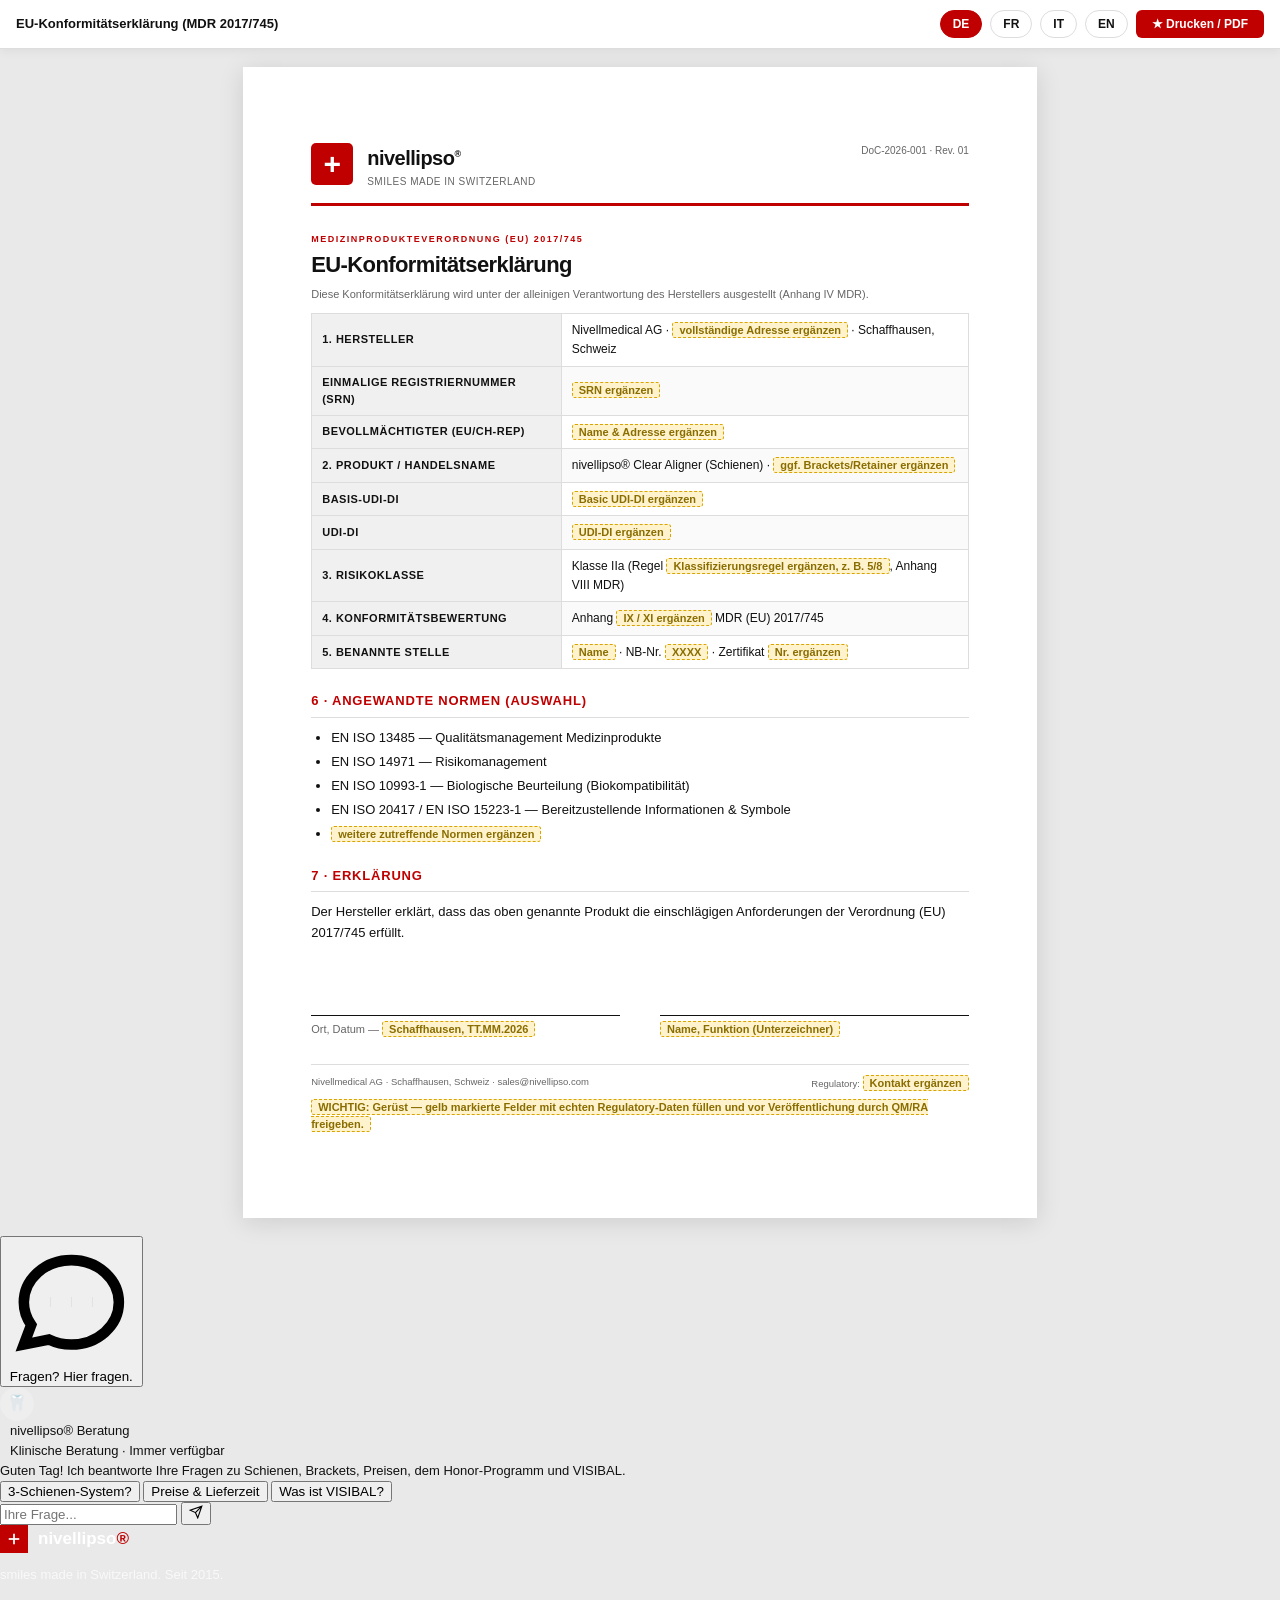
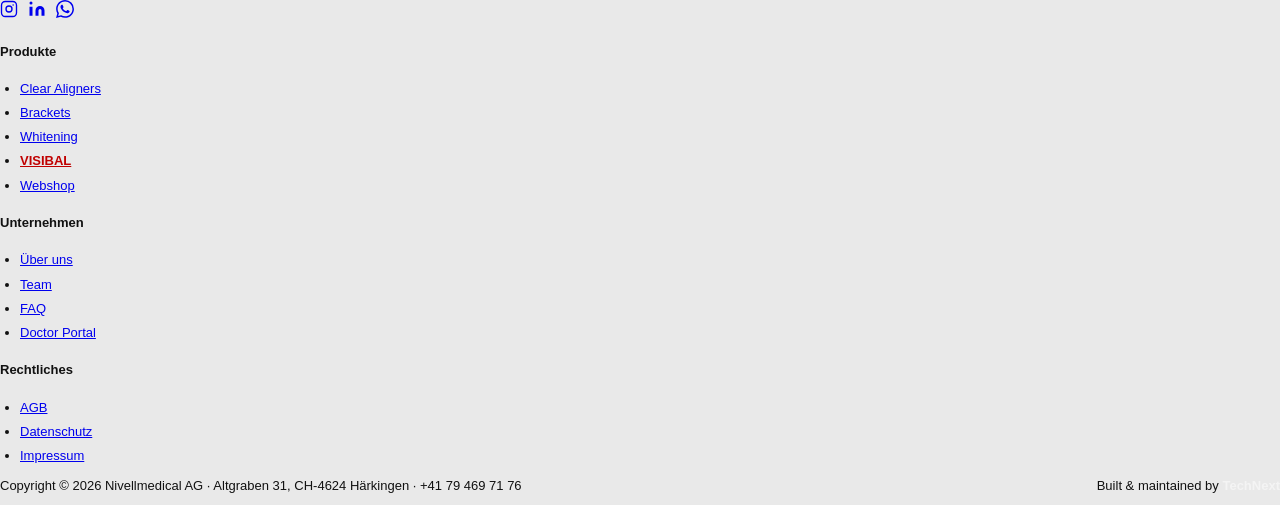
<file: dokumente/konformitaetserklaerung.html>
﻿<!DOCTYPE html>
<html lang="de">
<head>
<meta name="robots" content="noindex, nofollow"/>
<meta charset="utf-8"/>
<meta name="viewport" content="width=device-width, initial-scale=1"/>
<title>nivellipso® — EU-Konformitätserklärung</title>
<link rel="stylesheet" href="../assets/css/nivell-form.css?v=20260822"/>
</head>
<body>

<div class="toolbar">
  <span class="tb-title">EU-Konformitätserklärung (MDR 2017/745)</span>
  <button class="lang-pill" data-lang="de">DE</button>
  <button class="lang-pill" data-lang="fr">FR</button>
  <button class="lang-pill" data-lang="it">IT</button>
  <button class="lang-pill" data-lang="en">EN</button>
  <button class="print-btn" onclick="nivellPrint()">★ Drucken / PDF</button>
</div>

<!-- ════════ DE ════════ -->
<section class="lang-section" data-lang="de">
<div class="page">
  <div class="doc-head">
    <div class="logo-sq"></div>
    <div><div class="brand-name">nivellipso<sup>®</sup></div><div class="brand-sub">smiles made in Switzerland</div></div>
    <div class="doc-meta">DoC-2026-001 · Rev. 01</div>
  </div>
  <div class="doc-tag">Medizinprodukteverordnung (EU) 2017/745</div>
  <h1 class="doc-title">EU-Konformitätserklärung</h1>
  <p class="small">Diese Konformitätserklärung wird unter der alleinigen Verantwortung des Herstellers ausgestellt (Anhang IV MDR).</p>

  <table class="def-table">
    <tr><th>1. Hersteller</th><td>Nivellmedical AG · <span class="placeholder">vollständige Adresse ergänzen</span> · Schaffhausen, Schweiz</td></tr>
    <tr><th>Einmalige Registriernummer (SRN)</th><td><span class="placeholder">SRN ergänzen</span></td></tr>
    <tr><th>Bevollmächtigter (EU/CH-Rep)</th><td><span class="placeholder">Name &amp; Adresse ergänzen</span></td></tr>
    <tr><th>2. Produkt / Handelsname</th><td>nivellipso® Clear Aligner (Schienen) · <span class="placeholder">ggf. Brackets/Retainer ergänzen</span></td></tr>
    <tr><th>Basis-UDI-DI</th><td><span class="placeholder">Basic UDI-DI ergänzen</span></td></tr>
    <tr><th>UDI-DI</th><td><span class="placeholder">UDI-DI ergänzen</span></td></tr>
    <tr><th>3. Risikoklasse</th><td>Klasse IIa (Regel <span class="placeholder">Klassifizierungsregel ergänzen, z. B. 5/8</span>, Anhang VIII MDR)</td></tr>
    <tr><th>4. Konformitätsbewertung</th><td>Anhang <span class="placeholder">IX / XI ergänzen</span> MDR (EU) 2017/745</td></tr>
    <tr><th>5. Benannte Stelle</th><td><span class="placeholder">Name</span> · NB-Nr. <span class="placeholder">XXXX</span> · Zertifikat <span class="placeholder">Nr. ergänzen</span></td></tr>
  </table>

  <h2 class="sec">6 · Angewandte Normen (Auswahl)</h2>
  <ul>
    <li>EN ISO 13485 — Qualitätsmanagement Medizinprodukte</li>
    <li>EN ISO 14971 — Risikomanagement</li>
    <li>EN ISO 10993-1 — Biologische Beurteilung (Biokompatibilität)</li>
    <li>EN ISO 20417 / EN ISO 15223-1 — Bereitzustellende Informationen &amp; Symbole</li>
    <li><span class="placeholder">weitere zutreffende Normen ergänzen</span></li>
  </ul>

  <h2 class="sec">7 · Erklärung</h2>
  <p>Der Hersteller erklärt, dass das oben genannte Produkt die einschlägigen Anforderungen der Verordnung (EU) 2017/745 erfüllt.</p>

  <div class="sig-grid">
    <div class="sig"><div class="sig-line">Ort, Datum — <span class="placeholder">Schaffhausen, TT.MM.2026</span></div></div>
    <div class="sig"><div class="sig-line"><span class="placeholder">Name, Funktion (Unterzeichner)</span></div></div>
  </div>

  <div class="doc-foot">
    <span>Nivellmedical AG · Schaffhausen, Schweiz · sales@nivellipso.com</span>
    <span>Regulatory: <span class="placeholder">Kontakt ergänzen</span></span>
  </div>
  <p class="small" style="margin-top:8px;"><span class="placeholder">WICHTIG: Gerüst — gelb markierte Felder mit echten Regulatory-Daten füllen und vor Veröffentlichung durch QM/RA freigeben.</span></p>
</div>
</section>

<!-- ════════ FR ════════ -->
<section class="lang-section" data-lang="fr">
<div class="page">
  <div class="doc-head">
    <div class="logo-sq"></div>
    <div><div class="brand-name">nivellipso<sup>®</sup></div><div class="brand-sub">smiles made in Switzerland</div></div>
    <div class="doc-meta">DoC-2026-001 · Rév. 01</div>
  </div>
  <div class="doc-tag">Règlement (UE) 2017/745 relatif aux dispositifs médicaux</div>
  <h1 class="doc-title">Déclaration UE de conformité</h1>
  <p class="small">La présente déclaration est établie sous la seule responsabilité du fabricant (Annexe IV MDR).</p>

  <table class="def-table">
    <tr><th>1. Fabricant</th><td>Nivellmedical AG · <span class="placeholder">adresse complète à compléter</span> · Schaffhouse, Suisse</td></tr>
    <tr><th>Numéro d'enregistrement (SRN)</th><td><span class="placeholder">SRN à compléter</span></td></tr>
    <tr><th>Mandataire (UE/CH)</th><td><span class="placeholder">nom &amp; adresse à compléter</span></td></tr>
    <tr><th>2. Produit / nom commercial</th><td>nivellipso® Clear Aligners (gouttières) · <span class="placeholder">brackets/contention le cas échéant</span></td></tr>
    <tr><th>IUD-ID de base</th><td><span class="placeholder">Basic UDI-DI à compléter</span></td></tr>
    <tr><th>IUD-ID</th><td><span class="placeholder">UDI-DI à compléter</span></td></tr>
    <tr><th>3. Classe de risque</th><td>Classe IIa (règle <span class="placeholder">à compléter</span>, Annexe VIII MDR)</td></tr>
    <tr><th>4. Évaluation de la conformité</th><td>Annexe <span class="placeholder">IX / XI à compléter</span> MDR (UE) 2017/745</td></tr>
    <tr><th>5. Organisme notifié</th><td><span class="placeholder">nom</span> · n° ON <span class="placeholder">XXXX</span> · certificat <span class="placeholder">n° à compléter</span></td></tr>
  </table>

  <h2 class="sec">6 · Normes appliquées (sélection)</h2>
  <ul>
    <li>EN ISO 13485 — Management de la qualité (dispositifs médicaux)</li>
    <li>EN ISO 14971 — Gestion des risques</li>
    <li>EN ISO 10993-1 — Évaluation biologique (biocompatibilité)</li>
    <li>EN ISO 20417 / EN ISO 15223-1 — Informations à fournir &amp; symboles</li>
    <li><span class="placeholder">autres normes applicables à compléter</span></li>
  </ul>

  <h2 class="sec">7 · Déclaration</h2>
  <p>Le fabricant déclare que le produit ci-dessus satisfait aux exigences applicables du règlement (UE) 2017/745.</p>

  <div class="sig-grid">
    <div class="sig"><div class="sig-line">Lieu, date — <span class="placeholder">Schaffhouse, JJ.MM.2026</span></div></div>
    <div class="sig"><div class="sig-line"><span class="placeholder">nom, fonction (signataire)</span></div></div>
  </div>

  <div class="doc-foot">
    <span>Nivellmedical AG · Schaffhouse, Suisse · sales@nivellipso.com</span>
    <span>Regulatory : <span class="placeholder">contact à compléter</span></span>
  </div>
  <p class="small" style="margin-top:8px;"><span class="placeholder">IMPORTANT : trame — compléter les champs en jaune avec les données réglementaires réelles et faire valider par QM/RA avant publication.</span></p>
</div>
</section>

<!-- ════════ IT ════════ -->
<section class="lang-section" data-lang="it">
<div class="page">
  <div class="doc-head">
    <div class="logo-sq"></div>
    <div><div class="brand-name">nivellipso<sup>®</sup></div><div class="brand-sub">smiles made in Switzerland</div></div>
    <div class="doc-meta">DoC-2026-001 · Rev. 01</div>
  </div>
  <div class="doc-tag">Regolamento (UE) 2017/745 sui dispositivi medici</div>
  <h1 class="doc-title">Dichiarazione di conformità UE</h1>
  <p class="small">La presente dichiarazione è rilasciata sotto la responsabilità esclusiva del fabbricante (Allegato IV MDR).</p>

  <table class="def-table">
    <tr><th>1. Fabbricante</th><td>Nivellmedical AG · <span class="placeholder">indirizzo completo da inserire</span> · Sciaffusa, Svizzera</td></tr>
    <tr><th>Numero di registrazione (SRN)</th><td><span class="placeholder">SRN da inserire</span></td></tr>
    <tr><th>Mandatario (UE/CH)</th><td><span class="placeholder">nome &amp; indirizzo da inserire</span></td></tr>
    <tr><th>2. Prodotto / nome commerciale</th><td>nivellipso® Clear Aligners (allineatori) · <span class="placeholder">brackets/contenzione se del caso</span></td></tr>
    <tr><th>UDI-DI di base</th><td><span class="placeholder">Basic UDI-DI da inserire</span></td></tr>
    <tr><th>UDI-DI</th><td><span class="placeholder">UDI-DI da inserire</span></td></tr>
    <tr><th>3. Classe di rischio</th><td>Classe IIa (regola <span class="placeholder">da inserire</span>, Allegato VIII MDR)</td></tr>
    <tr><th>4. Valutazione della conformità</th><td>Allegato <span class="placeholder">IX / XI da inserire</span> MDR (UE) 2017/745</td></tr>
    <tr><th>5. Organismo notificato</th><td><span class="placeholder">nome</span> · n. ON <span class="placeholder">XXXX</span> · certificato <span class="placeholder">n. da inserire</span></td></tr>
  </table>

  <h2 class="sec">6 · Norme applicate (selezione)</h2>
  <ul>
    <li>EN ISO 13485 — Gestione della qualità (dispositivi medici)</li>
    <li>EN ISO 14971 — Gestione del rischio</li>
    <li>EN ISO 10993-1 — Valutazione biologica (biocompatibilità)</li>
    <li>EN ISO 20417 / EN ISO 15223-1 — Informazioni da fornire &amp; simboli</li>
    <li><span class="placeholder">altre norme applicabili da inserire</span></li>
  </ul>

  <h2 class="sec">7 · Dichiarazione</h2>
  <p>Il fabbricante dichiara che il prodotto sopra indicato soddisfa i requisiti applicabili del regolamento (UE) 2017/745.</p>

  <div class="sig-grid">
    <div class="sig"><div class="sig-line">Luogo, data — <span class="placeholder">Sciaffusa, GG.MM.2026</span></div></div>
    <div class="sig"><div class="sig-line"><span class="placeholder">nome, funzione (firmatario)</span></div></div>
  </div>

  <div class="doc-foot">
    <span>Nivellmedical AG · Sciaffusa, Svizzera · sales@nivellipso.com</span>
    <span>Regulatory: <span class="placeholder">contatto da inserire</span></span>
  </div>
  <p class="small" style="margin-top:8px;"><span class="placeholder">IMPORTANTE: bozza — compilare i campi in giallo con dati regolatori reali e far approvare da QM/RA prima della pubblicazione.</span></p>
</div>
</section>

<!-- ════════ EN ════════ -->
<section class="lang-section" data-lang="en">
<div class="page">
  <div class="doc-head">
    <div class="logo-sq"></div>
    <div><div class="brand-name">nivellipso<sup>®</sup></div><div class="brand-sub">smiles made in Switzerland</div></div>
    <div class="doc-meta">DoC-2026-001 · Rev. 01</div>
  </div>
  <div class="doc-tag">Medical Device Regulation (EU) 2017/745</div>
  <h1 class="doc-title">EU Declaration of Conformity</h1>
  <p class="small">This declaration of conformity is issued under the sole responsibility of the manufacturer (Annex IV MDR).</p>

  <table class="def-table">
    <tr><th>1. Manufacturer</th><td>Nivellmedical AG · <span class="placeholder">add full address</span> · Schaffhausen, Switzerland</td></tr>
    <tr><th>Single Registration Number (SRN)</th><td><span class="placeholder">add SRN</span></td></tr>
    <tr><th>Authorised Representative (EU/CH)</th><td><span class="placeholder">add name &amp; address</span></td></tr>
    <tr><th>2. Product / trade name</th><td>nivellipso® Clear Aligners · <span class="placeholder">add brackets/retainers if applicable</span></td></tr>
    <tr><th>Basic UDI-DI</th><td><span class="placeholder">add Basic UDI-DI</span></td></tr>
    <tr><th>UDI-DI</th><td><span class="placeholder">add UDI-DI</span></td></tr>
    <tr><th>3. Risk class</th><td>Class IIa (rule <span class="placeholder">add rule</span>, Annex VIII MDR)</td></tr>
    <tr><th>4. Conformity assessment</th><td>Annex <span class="placeholder">IX / XI add</span> MDR (EU) 2017/745</td></tr>
    <tr><th>5. Notified Body</th><td><span class="placeholder">name</span> · NB no. <span class="placeholder">XXXX</span> · certificate <span class="placeholder">no. add</span></td></tr>
  </table>

  <h2 class="sec">6 · Applied standards (selection)</h2>
  <ul>
    <li>EN ISO 13485 — Quality management for medical devices</li>
    <li>EN ISO 14971 — Risk management</li>
    <li>EN ISO 10993-1 — Biological evaluation (biocompatibility)</li>
    <li>EN ISO 20417 / EN ISO 15223-1 — Information supplied &amp; symbols</li>
    <li><span class="placeholder">add other applicable standards</span></li>
  </ul>

  <h2 class="sec">7 · Declaration</h2>
  <p>The manufacturer declares that the product named above meets the applicable requirements of Regulation (EU) 2017/745.</p>

  <div class="sig-grid">
    <div class="sig"><div class="sig-line">Place, date — <span class="placeholder">Schaffhausen, DD.MM.2026</span></div></div>
    <div class="sig"><div class="sig-line"><span class="placeholder">name, role (signatory)</span></div></div>
  </div>

  <div class="doc-foot">
    <span>Nivellmedical AG · Schaffhausen, Switzerland · sales@nivellipso.com</span>
    <span>Regulatory: <span class="placeholder">add contact</span></span>
  </div>
  <p class="small" style="margin-top:8px;"><span class="placeholder">IMPORTANT: framework — fill the yellow fields with real regulatory data and have QM/RA approve before publication.</span></p>
</div>
</section>

<script src="../assets/js/nivell-form.js?v=20260822"></script>
<button class="chat-toggle" id="chatToggle" onclick="toggleNivellChat()">
<svg class="c-icon" fill="none" stroke="currentColor" stroke-width="2" viewbox="0 0 24 24"><path d="M8 12h.01M12 12h.01M16 12h.01M21 12c0 4.418-4.03 8-9 8a9.863 9.863 0 01-4.255-.949L3 20l1.395-3.72C3.512 15.042 3 13.574 3 12c0-4.418 4.03-8 9-8s9 3.582 9 8z"></path></svg>
<span class="c-label" data-i18n="cb_btn">Fragen? Hier fragen.</span>
<svg class="c-close" fill="none" stroke="currentColor" stroke-width="2" style="display:none;" viewbox="0 0 24 24"><path d="M6 18L18 6M6 6l12 12"></path></svg>
</button>
<div class="chat-window" id="chatWindow">
<div class="chat-hdr"><div style="width:34px;height:34px;background:rgba(255,255,255,.2);border-radius:50%;display:flex;align-items:center;justify-content:center;font-size:16px;flex-shrink:0;">🦷</div><div style="margin-left:10px;"><div class="chat-hdr-name" data-i18n="cb_name">nivellipso® Beratung</div><div class="chat-hdr-sub" data-i18n="cb_status">Klinische Beratung · Immer verfügbar</div></div></div>
<div class="chat-msgs" id="chatMessages"><div class="msg-bot" data-i18n="cb_welcome">Guten Tag! Ich beantworte Ihre Fragen zu Schienen, Brackets, Preisen, dem Honor-Programm und VISIBAL.</div></div>
<div class="chat-suggs" id="chatSugg">
<button class="sugg" data-i18n="cs1" onclick="sendNivellSugg(this)">3-Schienen-System?</button>
<button class="sugg" data-i18n="cs2" onclick="sendNivellSugg(this)">Preise &amp; Lieferzeit</button>
<button class="sugg" data-i18n="cs3" onclick="sendNivellSugg(this)">Was ist VISIBAL?</button>
</div>
<div class="chat-input-row">
<input class="chat-input" id="chatInput" onkeypress="if(event.key==='Enter')sendNivellChat()" placeholder="Ihre Frage..."/>
<button class="chat-send" onclick="sendNivellChat()"><svg fill="none" height="14" stroke="currentColor" stroke-width="2" viewbox="0 0 24 24" width="14"><path d="M22 2L11 13M22 2l-7 20-4-9-9-4 20-7z"></path></svg></button>
</div>
</div>
<footer class="n-footer">
<div class="n-footer-inner">
<div class="n-footer-grid">
<div class="n-footer-brand">
  <div style="display:flex;align-items:center;gap:10px;margin-bottom:12px;">
    <div style="width:28px;height:28px;background:var(--red);display:flex;align-items:center;justify-content:center;"><svg viewBox="0 0 16 16" fill="none" width="14" height="14"><rect x="7" y="2" width="2" height="12" fill="white"/><rect x="2" y="7" width="12" height="2" fill="white"/></svg></div>
    <span style="font-size:17px;font-weight:700;color:white;">nivellipso<span style="color:var(--red);">®</span></span>
  </div>
  <p style="font-size:13px;color:rgba(255,255,255,.72);line-height:1.6;max-width:260px;"><span data-i18n="h_badge">smiles made in Switzerland.</span> <span data-i18n="ft_since">Seit 2015.</span></p>
  <div class="n-fsoc-row" style="display:flex;gap:10px;margin-top:14px;">
    <a href="https://www.instagram.com/nivellipso" target="_blank" rel="noopener noreferrer" aria-label="Instagram" class="n-fsoc"><svg aria-hidden="true" focusable="false" viewBox="0 0 24 24" fill="none" stroke="currentColor" stroke-width="1.8" width="18" height="18"><rect x="2" y="2" width="20" height="20" rx="5"/><circle cx="12" cy="12" r="4"/><circle cx="17.5" cy="6.5" r="1" fill="currentColor" stroke="none"/></svg></a>
    <a href="https://www.linkedin.com/company/nivellipso" target="_blank" rel="noopener noreferrer" aria-label="LinkedIn" class="n-fsoc"><svg aria-hidden="true" focusable="false" viewBox="0 0 24 24" fill="currentColor" width="18" height="18"><path d="M16 8a6 6 0 016 6v7h-4v-7a2 2 0 00-2-2 2 2 0 00-2 2v7h-4v-7a6 6 0 016-6zM2 9h4v12H2z"/><circle cx="4" cy="4" r="2"/></svg></a>
    <a href="https://wa.me/41794697176" target="_blank" rel="noopener noreferrer" aria-label="WhatsApp" class="n-fsoc"><svg aria-hidden="true" focusable="false" viewBox="0 0 24 24" fill="currentColor" width="18" height="18"><path d="M17.472 14.382c-.297-.149-1.758-.867-2.03-.967-.273-.099-.471-.148-.67.15-.197.297-.767.966-.94 1.164-.173.199-.347.223-.644.075-.297-.15-1.255-.463-2.39-1.475-.883-.788-1.48-1.761-1.653-2.059-.173-.297-.018-.458.13-.606.134-.133.298-.347.446-.52.149-.174.198-.298.298-.497.099-.198.05-.371-.025-.52-.075-.149-.669-1.612-.916-2.207-.242-.579-.487-.5-.669-.51-.173-.008-.371-.01-.57-.01-.198 0-.52.074-.792.372-.272.297-1.04 1.016-1.04 2.479 0 1.462 1.065 2.875 1.213 3.074.149.198 2.096 3.2 5.077 4.487.709.306 1.262.489 1.694.625.712.227 1.36.195 1.871.118.571-.085 1.758-.719 2.006-1.413.248-.694.248-1.289.173-1.413-.074-.124-.272-.198-.57-.347m-5.421 7.403h-.004a9.87 9.87 0 01-5.031-1.378l-.361-.214-3.741.982.998-3.648-.235-.374a9.86 9.86 0 01-1.51-5.26c.001-5.45 4.436-9.884 9.888-9.884 2.64 0 5.122 1.03 6.988 2.898a9.825 9.825 0 012.893 6.994c-.003 5.45-4.437 9.884-9.885 9.884m8.413-18.297A11.815 11.815 0 0012.05 0C5.495 0 .16 5.335.157 11.892c0 2.096.547 4.142 1.588 5.945L.057 24l6.305-1.654a11.882 11.882 0 005.683 1.448h.005c6.554 0 11.89-5.335 11.893-11.893a11.821 11.821 0 00-3.48-8.413z"/></svg></a>
  </div>
</div>
<div class="n-footer-col">
  <h4>Produkte</h4>
  <ul>
    <li><a href="../aligner/">Clear Aligners</a></li>
    <li><a href="../brackets/">Brackets</a></li>
    <li><a href="../whitening/">Whitening</a></li>
    <li><a href="../visibal/" style="color:var(--red);font-weight:700;">VISIBAL</a></li>
    <li><a href="https://shop.nivellipso.com/" data-i18n="n_shop">Webshop</a></li>
  </ul>
</div>
<div class="n-footer-col">
  <h4>Unternehmen</h4>
  <ul>
    <li><a href="../#about">Über uns</a></li>
    <li><a href="../#contacts">Team</a></li>
    <li><a href="../#faq">FAQ</a></li>
    <li><a href="https://nivellonlign.com/" target="_blank" rel="noopener noreferrer">Doctor Portal</a></li>
  </ul>
</div>
<div class="n-footer-col">
  <h4>Rechtliches</h4>
  <ul>
    <li><a href="../agb/">AGB</a></li>
    <li><a href="../datenschutz/">Datenschutz</a></li>
    <li><a href="../impressum/">Impressum</a></li>
  </ul>
</div>
</div>
<div class="n-footer-bottom" style="display:flex;align-items:center;justify-content:space-between;flex-wrap:wrap;gap:6px;">
  <p>Copyright &copy; 2026 Nivellmedical AG &middot; Altgraben 31, CH-4624 H&auml;rkingen &middot; +41 79 469 71 76</p>
  <p>Built &amp; maintained by <a href="https://technext.asia/" target="_blank" rel="noopener noreferrer" style="color:rgba(255,255,255,.5);text-decoration:none;font-weight:700;" onmouseover="this.style.color='#fff'" onmouseout="this.style.color='rgba(255,255,255,.5)'">TechNext</a></p>
</div>
</div>
</footer>
</body>
</html>
</file>
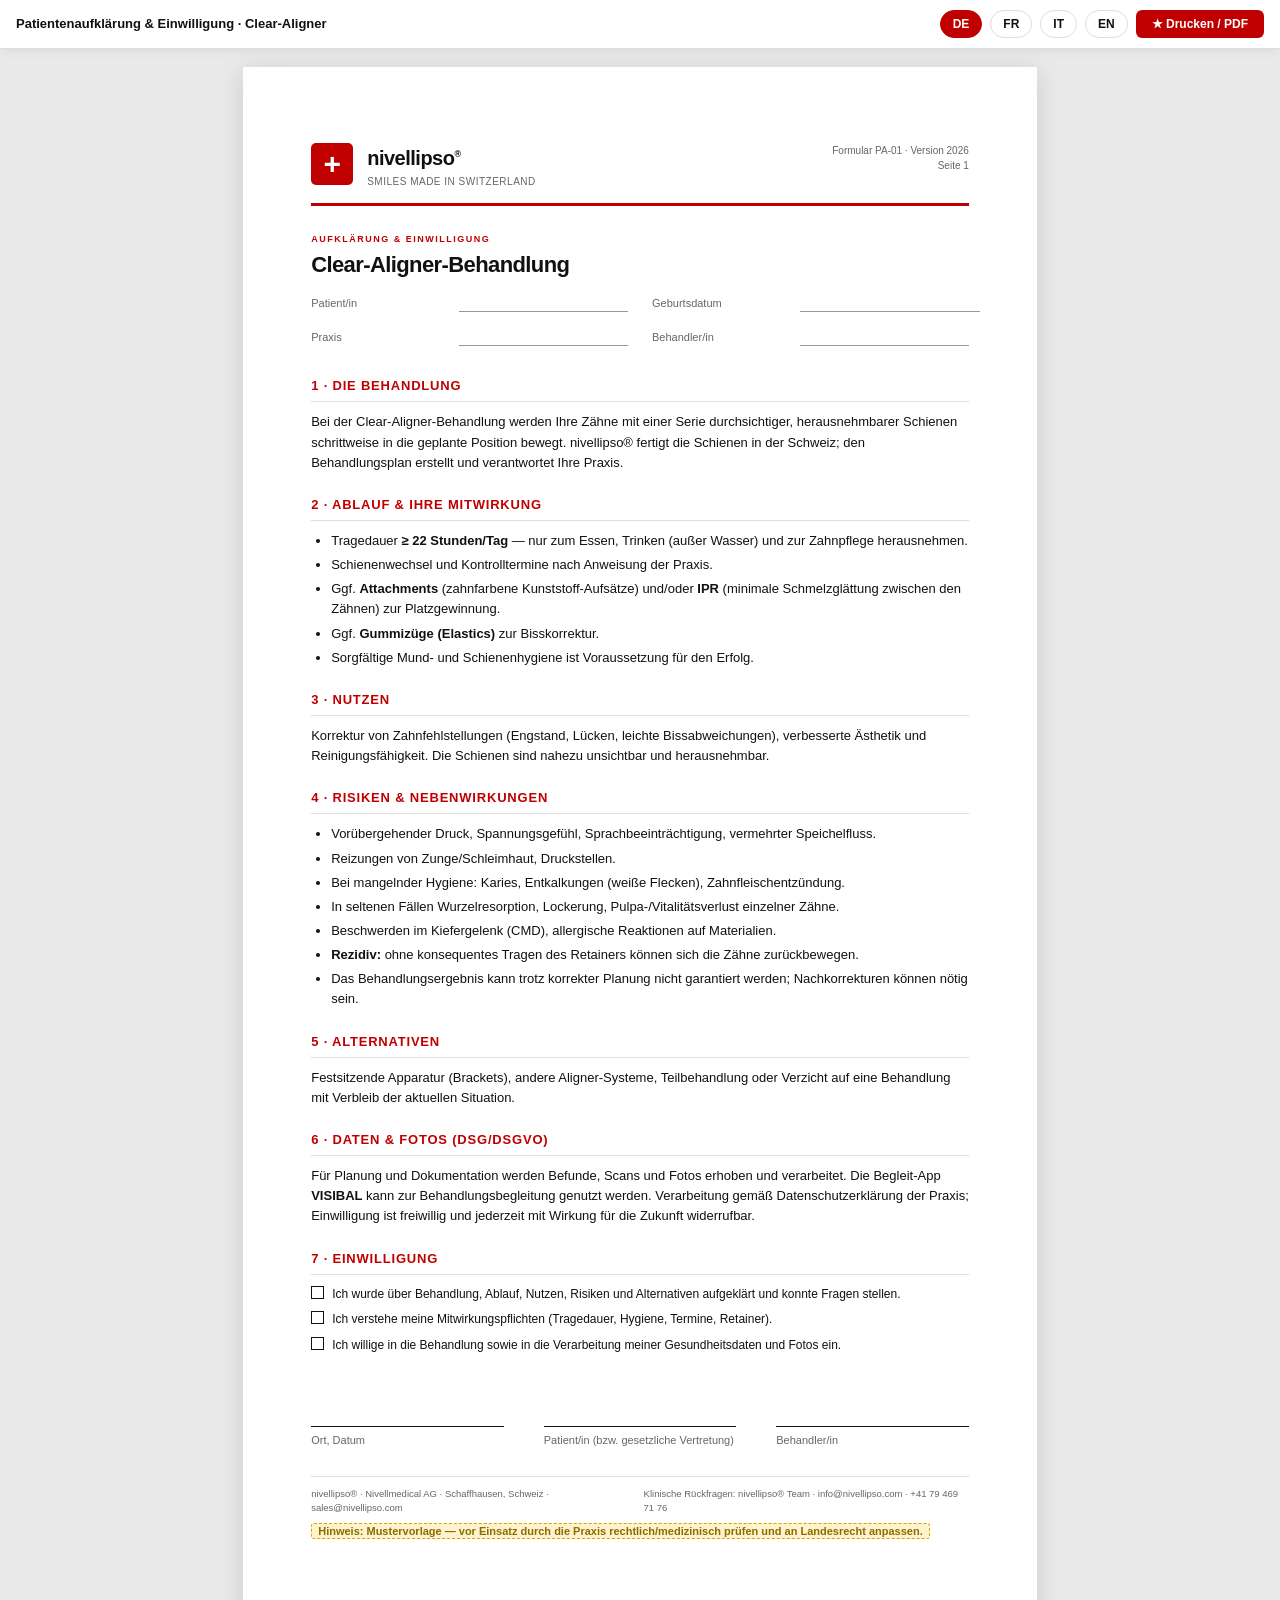
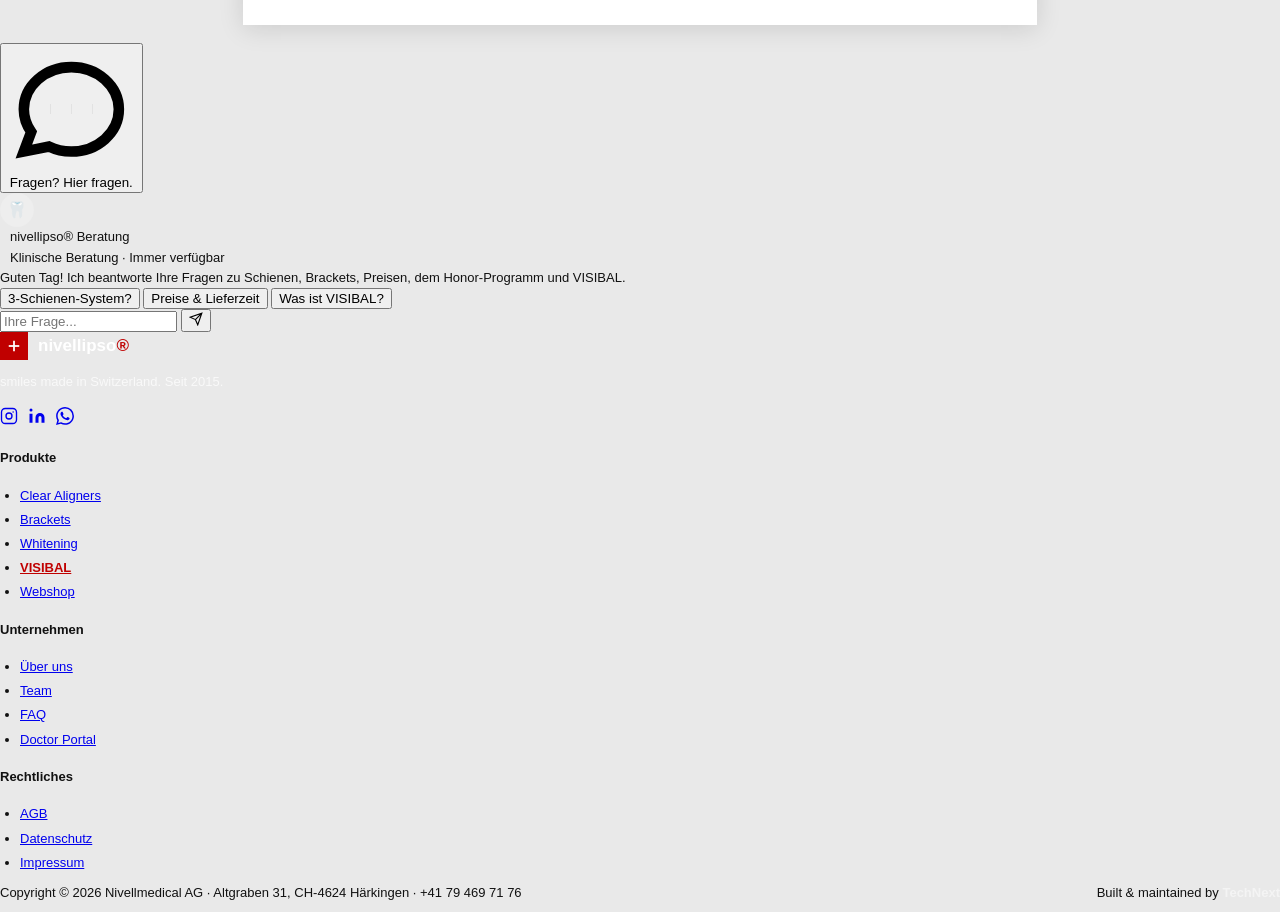
<file: dokumente/patientenaufklaerung.html>
﻿<!DOCTYPE html>
<html lang="de">
<head>
<meta name="robots" content="noindex, nofollow"/>
<meta charset="utf-8"/>
<meta name="viewport" content="width=device-width, initial-scale=1"/>
<title>nivellipso® — Patientenaufklärung Clear-Aligner</title>
<link rel="stylesheet" href="../assets/css/nivell-form.css?v=20260822"/>
</head>
<body>

<div class="toolbar">
  <span class="tb-title">Patientenaufklärung &amp; Einwilligung · Clear-Aligner</span>
  <button class="lang-pill" data-lang="de">DE</button>
  <button class="lang-pill" data-lang="fr">FR</button>
  <button class="lang-pill" data-lang="it">IT</button>
  <button class="lang-pill" data-lang="en">EN</button>
  <button class="print-btn" onclick="nivellPrint()">★ Drucken / PDF</button>
</div>

<!-- ════════════════════ DE ════════════════════ -->
<section class="lang-section" data-lang="de">
<div class="page">
  <div class="doc-head">
    <div class="logo-sq"></div>
    <div>
      <div class="brand-name">nivellipso<sup>®</sup></div>
      <div class="brand-sub">smiles made in Switzerland</div>
    </div>
    <div class="doc-meta">Formular PA-01 · Version 2026<br/>Seite 1</div>
  </div>
  <div class="doc-tag">Aufklärung &amp; Einwilligung</div>
  <h1 class="doc-title">Clear-Aligner-Behandlung</h1>

  <div class="row2">
    <div class="field"><label>Patient/in</label><span class="fill"></span></div>
    <div class="field"><label>Geburtsdatum</label><span class="fill short"></span></div>
  </div>
  <div class="row2">
    <div class="field"><label>Praxis</label><span class="fill"></span></div>
    <div class="field"><label>Behandler/in</label><span class="fill"></span></div>
  </div>

  <h2 class="sec">1 · Die Behandlung</h2>
  <p>Bei der Clear-Aligner-Behandlung werden Ihre Zähne mit einer Serie durchsichtiger, herausnehmbarer Schienen schrittweise in die geplante Position bewegt. nivellipso® fertigt die Schienen in der Schweiz; den Behandlungsplan erstellt und verantwortet Ihre Praxis.</p>

  <h2 class="sec">2 · Ablauf &amp; Ihre Mitwirkung</h2>
  <ul>
    <li>Tragedauer <strong>≥ 22 Stunden/Tag</strong> — nur zum Essen, Trinken (außer Wasser) und zur Zahnpflege herausnehmen.</li>
    <li>Schienenwechsel und Kontrolltermine nach Anweisung der Praxis.</li>
    <li>Ggf. <strong>Attachments</strong> (zahnfarbene Kunststoff-Aufsätze) und/oder <strong>IPR</strong> (minimale Schmelzglättung zwischen den Zähnen) zur Platzgewinnung.</li>
    <li>Ggf. <strong>Gummizüge (Elastics)</strong> zur Bisskorrektur.</li>
    <li>Sorgfältige Mund- und Schienenhygiene ist Voraussetzung für den Erfolg.</li>
  </ul>

  <h2 class="sec">3 · Nutzen</h2>
  <p>Korrektur von Zahnfehlstellungen (Engstand, Lücken, leichte Bissabweichungen), verbesserte Ästhetik und Reinigungsfähigkeit. Die Schienen sind nahezu unsichtbar und herausnehmbar.</p>

  <h2 class="sec">4 · Risiken &amp; Nebenwirkungen</h2>
  <ul>
    <li>Vorübergehender Druck, Spannungsgefühl, Sprachbeeinträchtigung, vermehrter Speichelfluss.</li>
    <li>Reizungen von Zunge/Schleimhaut, Druckstellen.</li>
    <li>Bei mangelnder Hygiene: Karies, Entkalkungen (weiße Flecken), Zahnfleischentzündung.</li>
    <li>In seltenen Fällen Wurzelresorption, Lockerung, Pulpa-/Vitalitätsverlust einzelner Zähne.</li>
    <li>Beschwerden im Kiefergelenk (CMD), allergische Reaktionen auf Materialien.</li>
    <li><strong>Rezidiv:</strong> ohne konsequentes Tragen des Retainers können sich die Zähne zurückbewegen.</li>
    <li>Das Behandlungsergebnis kann trotz korrekter Planung nicht garantiert werden; Nachkorrekturen können nötig sein.</li>
  </ul>

  <h2 class="sec">5 · Alternativen</h2>
  <p>Festsitzende Apparatur (Brackets), andere Aligner-Systeme, Teilbehandlung oder Verzicht auf eine Behandlung mit Verbleib der aktuellen Situation.</p>

  <h2 class="sec">6 · Daten &amp; Fotos (DSG/DSGVO)</h2>
  <p>Für Planung und Dokumentation werden Befunde, Scans und Fotos erhoben und verarbeitet. Die Begleit-App <strong>VISIBAL</strong> kann zur Behandlungsbegleitung genutzt werden. Verarbeitung gemäß Datenschutzerklärung der Praxis; Einwilligung ist freiwillig und jederzeit mit Wirkung für die Zukunft widerrufbar.</p>

  <h2 class="sec">7 · Einwilligung</h2>
  <div class="checkline"><span class="box"></span><span>Ich wurde über Behandlung, Ablauf, Nutzen, Risiken und Alternativen aufgeklärt und konnte Fragen stellen.</span></div>
  <div class="checkline"><span class="box"></span><span>Ich verstehe meine Mitwirkungspflichten (Tragedauer, Hygiene, Termine, Retainer).</span></div>
  <div class="checkline"><span class="box"></span><span>Ich willige in die Behandlung sowie in die Verarbeitung meiner Gesundheitsdaten und Fotos ein.</span></div>

  <div class="sig-grid">
    <div class="sig"><div class="sig-line">Ort, Datum</div></div>
    <div class="sig"><div class="sig-line">Patient/in (bzw. gesetzliche Vertretung)</div></div>
    <div class="sig"><div class="sig-line">Behandler/in</div></div>
  </div>

  <div class="doc-foot">
    <span>nivellipso® · Nivellmedical AG · Schaffhausen, Schweiz · sales@nivellipso.com</span>
    <span>Klinische Rückfragen: nivellipso® Team · info@nivellipso.com · +41 79 469 71 76</span>
  </div>
  <p class="small" style="margin-top:8px;"><span class="placeholder">Hinweis: Mustervorlage — vor Einsatz durch die Praxis rechtlich/medizinisch prüfen und an Landesrecht anpassen.</span></p>
</div>
</section>

<!-- ════════════════════ FR ════════════════════ -->
<section class="lang-section" data-lang="fr">
<div class="page">
  <div class="doc-head">
    <div class="logo-sq"></div>
    <div><div class="brand-name">nivellipso<sup>®</sup></div><div class="brand-sub">smiles made in Switzerland</div></div>
    <div class="doc-meta">Formulaire PA-01 · Version 2026<br/>Page 1</div>
  </div>
  <div class="doc-tag">Information &amp; Consentement</div>
  <h1 class="doc-title">Traitement par gouttières transparentes</h1>

  <div class="row2">
    <div class="field"><label>Patient(e)</label><span class="fill"></span></div>
    <div class="field"><label>Date de naissance</label><span class="fill short"></span></div>
  </div>
  <div class="row2">
    <div class="field"><label>Cabinet</label><span class="fill"></span></div>
    <div class="field"><label>Praticien(ne)</label><span class="fill"></span></div>
  </div>

  <h2 class="sec">1 · Le traitement</h2>
  <p>Le traitement par gouttières transparentes déplace progressivement vos dents vers la position planifiée à l'aide d'une série de gouttières amovibles. nivellipso® fabrique les gouttières en Suisse ; le plan de traitement est établi et assuré par votre cabinet.</p>

  <h2 class="sec">2 · Déroulement &amp; votre participation</h2>
  <ul>
    <li>Port <strong>≥ 22 heures/jour</strong> — retirer uniquement pour manger, boire (sauf l'eau) et l'hygiène.</li>
    <li>Changement des gouttières et rendez-vous selon les instructions du cabinet.</li>
    <li>Éventuellement <strong>taquets (attachments)</strong> et/ou <strong>IPR</strong> (réduction minime de l'émail entre les dents).</li>
    <li>Éventuellement <strong>élastiques</strong> pour corriger l'occlusion.</li>
    <li>Une hygiène soigneuse des dents et des gouttières est indispensable au succès.</li>
  </ul>

  <h2 class="sec">3 · Bénéfices</h2>
  <p>Correction des malpositions dentaires (encombrement, espaces, légers décalages d'occlusion), esthétique et hygiène améliorées. Les gouttières sont quasi invisibles et amovibles.</p>

  <h2 class="sec">4 · Risques &amp; effets indésirables</h2>
  <ul>
    <li>Pression passagère, tension, élocution modifiée, salivation accrue.</li>
    <li>Irritations de la langue/muqueuse, points de pression.</li>
    <li>En cas d'hygiène insuffisante : caries, déminéralisations (taches blanches), gingivite.</li>
    <li>Rarement : résorption radiculaire, mobilité, perte de vitalité de certaines dents.</li>
    <li>Troubles de l'articulation temporo-mandibulaire, réactions allergiques aux matériaux.</li>
    <li><strong>Récidive :</strong> sans port régulier de la contention, les dents peuvent se déplacer à nouveau.</li>
    <li>Le résultat ne peut être garanti malgré une planification correcte ; des retouches peuvent être nécessaires.</li>
  </ul>

  <h2 class="sec">5 · Alternatives</h2>
  <p>Appareil fixe (brackets), autres systèmes de gouttières, traitement partiel ou absence de traitement avec maintien de la situation actuelle.</p>

  <h2 class="sec">6 · Données &amp; photos (RGPD/LPD)</h2>
  <p>Des relevés, scans et photos sont collectés et traités pour la planification et la documentation. L'application <strong>VISIBAL</strong> peut accompagner le traitement. Traitement conforme à la déclaration de protection des données du cabinet ; le consentement est libre et révocable à tout moment pour l'avenir.</p>

  <h2 class="sec">7 · Consentement</h2>
  <div class="checkline"><span class="box"></span><span>J'ai été informé(e) du traitement, du déroulement, des bénéfices, des risques et des alternatives, et j'ai pu poser des questions.</span></div>
  <div class="checkline"><span class="box"></span><span>Je comprends mes obligations de participation (port, hygiène, rendez-vous, contention).</span></div>
  <div class="checkline"><span class="box"></span><span>Je consens au traitement ainsi qu'au traitement de mes données de santé et de mes photos.</span></div>

  <div class="sig-grid">
    <div class="sig"><div class="sig-line">Lieu, date</div></div>
    <div class="sig"><div class="sig-line">Patient(e) (ou représentant légal)</div></div>
    <div class="sig"><div class="sig-line">Praticien(ne)</div></div>
  </div>

  <div class="doc-foot">
    <span>nivellipso® · Nivellmedical AG · Schaffhouse, Suisse · sales@nivellipso.com</span>
    <span>Questions cliniques : nivellipso® Team · info@nivellipso.com · +41 79 469 71 76</span>
  </div>
  <p class="small" style="margin-top:8px;"><span class="placeholder">Note : modèle — à vérifier juridiquement/médicalement et à adapter au droit local avant utilisation.</span></p>
</div>
</section>

<!-- ════════════════════ IT ════════════════════ -->
<section class="lang-section" data-lang="it">
<div class="page">
  <div class="doc-head">
    <div class="logo-sq"></div>
    <div><div class="brand-name">nivellipso<sup>®</sup></div><div class="brand-sub">smiles made in Switzerland</div></div>
    <div class="doc-meta">Modulo PA-01 · Versione 2026<br/>Pagina 1</div>
  </div>
  <div class="doc-tag">Informazione &amp; Consenso</div>
  <h1 class="doc-title">Trattamento con allineatori trasparenti</h1>

  <div class="row2">
    <div class="field"><label>Paziente</label><span class="fill"></span></div>
    <div class="field"><label>Data di nascita</label><span class="fill short"></span></div>
  </div>
  <div class="row2">
    <div class="field"><label>Studio</label><span class="fill"></span></div>
    <div class="field"><label>Odontoiatra</label><span class="fill"></span></div>
  </div>

  <h2 class="sec">1 · Il trattamento</h2>
  <p>Il trattamento con allineatori trasparenti sposta gradualmente i denti nella posizione pianificata tramite una serie di mascherine rimovibili. nivellipso® produce gli allineatori in Svizzera; il piano di trattamento è definito e gestito dal vostro studio.</p>

  <h2 class="sec">2 · Svolgimento &amp; la vostra collaborazione</h2>
  <ul>
    <li>Utilizzo <strong>≥ 22 ore/giorno</strong> — rimuovere solo per mangiare, bere (tranne acqua) e l'igiene.</li>
    <li>Cambio degli allineatori e controlli secondo le istruzioni dello studio.</li>
    <li>Eventuali <strong>attachment</strong> (rilievi in composito) e/o <strong>IPR</strong> (minima riduzione dello smalto tra i denti).</li>
    <li>Eventuali <strong>elastici</strong> per la correzione dell'occlusione.</li>
    <li>Un'accurata igiene dei denti e degli allineatori è indispensabile per il successo.</li>
  </ul>

  <h2 class="sec">3 · Benefici</h2>
  <p>Correzione delle malposizioni dentali (affollamento, spazi, lievi discrepanze occlusali), migliore estetica e igiene. Gli allineatori sono quasi invisibili e rimovibili.</p>

  <h2 class="sec">4 · Rischi &amp; effetti indesiderati</h2>
  <ul>
    <li>Pressione transitoria, tensione, alterazione della fonazione, aumento della salivazione.</li>
    <li>Irritazioni di lingua/mucosa, punti di pressione.</li>
    <li>In caso di igiene insufficiente: carie, demineralizzazioni (macchie bianche), gengivite.</li>
    <li>Raramente: riassorbimento radicolare, mobilità, perdita di vitalità di singoli denti.</li>
    <li>Disturbi dell'articolazione temporo-mandibolare, reazioni allergiche ai materiali.</li>
    <li><strong>Recidiva:</strong> senza un uso costante della contenzione i denti possono spostarsi nuovamente.</li>
    <li>Il risultato non può essere garantito nonostante una pianificazione corretta; possono essere necessari ritocchi.</li>
  </ul>

  <h2 class="sec">5 · Alternative</h2>
  <p>Apparecchio fisso (brackets), altri sistemi di allineatori, trattamento parziale o rinuncia al trattamento con mantenimento della situazione attuale.</p>

  <h2 class="sec">6 · Dati &amp; foto (GDPR/LPD)</h2>
  <p>Per la pianificazione e la documentazione vengono raccolti e trattati referti, scansioni e foto. L'app <strong>VISIBAL</strong> può accompagnare il trattamento. Trattamento conforme all'informativa privacy dello studio; il consenso è libero e revocabile in qualsiasi momento con effetto per il futuro.</p>

  <h2 class="sec">7 · Consenso</h2>
  <div class="checkline"><span class="box"></span><span>Sono stato/a informato/a su trattamento, svolgimento, benefici, rischi e alternative e ho potuto porre domande.</span></div>
  <div class="checkline"><span class="box"></span><span>Comprendo i miei obblighi di collaborazione (utilizzo, igiene, appuntamenti, contenzione).</span></div>
  <div class="checkline"><span class="box"></span><span>Acconsento al trattamento e al trattamento dei miei dati sanitari e delle foto.</span></div>

  <div class="sig-grid">
    <div class="sig"><div class="sig-line">Luogo, data</div></div>
    <div class="sig"><div class="sig-line">Paziente (o rappresentante legale)</div></div>
    <div class="sig"><div class="sig-line">Odontoiatra</div></div>
  </div>

  <div class="doc-foot">
    <span>nivellipso® · Nivellmedical AG · Sciaffusa, Svizzera · sales@nivellipso.com</span>
    <span>Domande cliniche: nivellipso® Team · info@nivellipso.com · +41 79 469 71 76</span>
  </div>
  <p class="small" style="margin-top:8px;"><span class="placeholder">Nota: modello — da verificare legalmente/medicalmente e adattare al diritto locale prima dell'uso.</span></p>
</div>
</section>

<!-- ════════════════════ EN ════════════════════ -->
<section class="lang-section" data-lang="en">
<div class="page">
  <div class="doc-head">
    <div class="logo-sq"></div>
    <div><div class="brand-name">nivellipso<sup>®</sup></div><div class="brand-sub">smiles made in Switzerland</div></div>
    <div class="doc-meta">Form PA-01 · Version 2026<br/>Page 1</div>
  </div>
  <div class="doc-tag">Information &amp; Consent</div>
  <h1 class="doc-title">Clear Aligner Treatment</h1>

  <div class="row2">
    <div class="field"><label>Patient</label><span class="fill"></span></div>
    <div class="field"><label>Date of birth</label><span class="fill short"></span></div>
  </div>
  <div class="row2">
    <div class="field"><label>Practice</label><span class="fill"></span></div>
    <div class="field"><label>Clinician</label><span class="fill"></span></div>
  </div>

  <h2 class="sec">1 · The treatment</h2>
  <p>Clear aligner treatment gradually moves your teeth into the planned position using a series of transparent, removable aligners. nivellipso® manufactures the aligners in Switzerland; the treatment plan is created and supervised by your practice.</p>

  <h2 class="sec">2 · Procedure &amp; your cooperation</h2>
  <ul>
    <li>Wear <strong>≥ 22 hours/day</strong> — remove only for eating, drinking (except water) and oral care.</li>
    <li>Aligner changes and check-ups as instructed by the practice.</li>
    <li>Possible <strong>attachments</strong> (tooth-coloured composite bumps) and/or <strong>IPR</strong> (minimal enamel reduction between teeth).</li>
    <li>Possible <strong>elastics</strong> to correct the bite.</li>
    <li>Careful tooth and aligner hygiene is essential for success.</li>
  </ul>

  <h2 class="sec">3 · Benefits</h2>
  <p>Correction of misaligned teeth (crowding, spacing, minor bite discrepancies), improved aesthetics and cleanability. The aligners are nearly invisible and removable.</p>

  <h2 class="sec">4 · Risks &amp; side effects</h2>
  <ul>
    <li>Temporary pressure, tension, altered speech, increased salivation.</li>
    <li>Irritation of tongue/mucosa, pressure spots.</li>
    <li>With insufficient hygiene: caries, decalcification (white spots), gingivitis.</li>
    <li>Rarely: root resorption, loosening, loss of vitality of individual teeth.</li>
    <li>Temporomandibular joint discomfort, allergic reactions to materials.</li>
    <li><strong>Relapse:</strong> without consistent retainer wear, teeth may move back.</li>
    <li>The result cannot be guaranteed despite correct planning; refinements may be necessary.</li>
  </ul>

  <h2 class="sec">5 · Alternatives</h2>
  <p>Fixed appliance (braces), other aligner systems, partial treatment, or no treatment with the current situation remaining.</p>

  <h2 class="sec">6 · Data &amp; photos (GDPR/FADP)</h2>
  <p>Findings, scans and photos are collected and processed for planning and documentation. The <strong>VISIBAL</strong> app may be used to support the treatment. Processing in accordance with the practice's privacy notice; consent is voluntary and may be withdrawn at any time with future effect.</p>

  <h2 class="sec">7 · Consent</h2>
  <div class="checkline"><span class="box"></span><span>I have been informed about the treatment, procedure, benefits, risks and alternatives, and was able to ask questions.</span></div>
  <div class="checkline"><span class="box"></span><span>I understand my cooperation duties (wear time, hygiene, appointments, retainer).</span></div>
  <div class="checkline"><span class="box"></span><span>I consent to the treatment and to the processing of my health data and photos.</span></div>

  <div class="sig-grid">
    <div class="sig"><div class="sig-line">Place, date</div></div>
    <div class="sig"><div class="sig-line">Patient (or legal guardian)</div></div>
    <div class="sig"><div class="sig-line">Clinician</div></div>
  </div>

  <div class="doc-foot">
    <span>nivellipso® · Nivellmedical AG · Schaffhausen, Switzerland · sales@nivellipso.com</span>
    <span>Clinical questions: nivellipso® Team · info@nivellipso.com · +41 79 469 71 76</span>
  </div>
  <p class="small" style="margin-top:8px;"><span class="placeholder">Note: template — have it legally/medically reviewed and adapted to local law before use.</span></p>
</div>
</section>

<script src="../assets/js/nivell-form.js?v=20260822"></script>
<button class="chat-toggle" id="chatToggle" onclick="toggleNivellChat()">
<svg class="c-icon" fill="none" stroke="currentColor" stroke-width="2" viewbox="0 0 24 24"><path d="M8 12h.01M12 12h.01M16 12h.01M21 12c0 4.418-4.03 8-9 8a9.863 9.863 0 01-4.255-.949L3 20l1.395-3.72C3.512 15.042 3 13.574 3 12c0-4.418 4.03-8 9-8s9 3.582 9 8z"></path></svg>
<span class="c-label" data-i18n="cb_btn">Fragen? Hier fragen.</span>
<svg class="c-close" fill="none" stroke="currentColor" stroke-width="2" style="display:none;" viewbox="0 0 24 24"><path d="M6 18L18 6M6 6l12 12"></path></svg>
</button>
<div class="chat-window" id="chatWindow">
<div class="chat-hdr"><div style="width:34px;height:34px;background:rgba(255,255,255,.2);border-radius:50%;display:flex;align-items:center;justify-content:center;font-size:16px;flex-shrink:0;">🦷</div><div style="margin-left:10px;"><div class="chat-hdr-name" data-i18n="cb_name">nivellipso® Beratung</div><div class="chat-hdr-sub" data-i18n="cb_status">Klinische Beratung · Immer verfügbar</div></div></div>
<div class="chat-msgs" id="chatMessages"><div class="msg-bot" data-i18n="cb_welcome">Guten Tag! Ich beantworte Ihre Fragen zu Schienen, Brackets, Preisen, dem Honor-Programm und VISIBAL.</div></div>
<div class="chat-suggs" id="chatSugg">
<button class="sugg" data-i18n="cs1" onclick="sendNivellSugg(this)">3-Schienen-System?</button>
<button class="sugg" data-i18n="cs2" onclick="sendNivellSugg(this)">Preise &amp; Lieferzeit</button>
<button class="sugg" data-i18n="cs3" onclick="sendNivellSugg(this)">Was ist VISIBAL?</button>
</div>
<div class="chat-input-row">
<input class="chat-input" id="chatInput" onkeypress="if(event.key==='Enter')sendNivellChat()" placeholder="Ihre Frage..."/>
<button class="chat-send" onclick="sendNivellChat()"><svg fill="none" height="14" stroke="currentColor" stroke-width="2" viewbox="0 0 24 24" width="14"><path d="M22 2L11 13M22 2l-7 20-4-9-9-4 20-7z"></path></svg></button>
</div>
</div>
<footer class="n-footer">
<div class="n-footer-inner">
<div class="n-footer-grid">
<div class="n-footer-brand">
  <div style="display:flex;align-items:center;gap:10px;margin-bottom:12px;">
    <div style="width:28px;height:28px;background:var(--red);display:flex;align-items:center;justify-content:center;"><svg viewBox="0 0 16 16" fill="none" width="14" height="14"><rect x="7" y="2" width="2" height="12" fill="white"/><rect x="2" y="7" width="12" height="2" fill="white"/></svg></div>
    <span style="font-size:17px;font-weight:700;color:white;">nivellipso<span style="color:var(--red);">®</span></span>
  </div>
  <p style="font-size:13px;color:rgba(255,255,255,.72);line-height:1.6;max-width:260px;"><span data-i18n="h_badge">smiles made in Switzerland.</span> <span data-i18n="ft_since">Seit 2015.</span></p>
  <div class="n-fsoc-row" style="display:flex;gap:10px;margin-top:14px;">
    <a href="https://www.instagram.com/nivellipso" target="_blank" rel="noopener noreferrer" aria-label="Instagram" class="n-fsoc"><svg aria-hidden="true" focusable="false" viewBox="0 0 24 24" fill="none" stroke="currentColor" stroke-width="1.8" width="18" height="18"><rect x="2" y="2" width="20" height="20" rx="5"/><circle cx="12" cy="12" r="4"/><circle cx="17.5" cy="6.5" r="1" fill="currentColor" stroke="none"/></svg></a>
    <a href="https://www.linkedin.com/company/nivellipso" target="_blank" rel="noopener noreferrer" aria-label="LinkedIn" class="n-fsoc"><svg aria-hidden="true" focusable="false" viewBox="0 0 24 24" fill="currentColor" width="18" height="18"><path d="M16 8a6 6 0 016 6v7h-4v-7a2 2 0 00-2-2 2 2 0 00-2 2v7h-4v-7a6 6 0 016-6zM2 9h4v12H2z"/><circle cx="4" cy="4" r="2"/></svg></a>
    <a href="https://wa.me/41794697176" target="_blank" rel="noopener noreferrer" aria-label="WhatsApp" class="n-fsoc"><svg aria-hidden="true" focusable="false" viewBox="0 0 24 24" fill="currentColor" width="18" height="18"><path d="M17.472 14.382c-.297-.149-1.758-.867-2.03-.967-.273-.099-.471-.148-.67.15-.197.297-.767.966-.94 1.164-.173.199-.347.223-.644.075-.297-.15-1.255-.463-2.39-1.475-.883-.788-1.48-1.761-1.653-2.059-.173-.297-.018-.458.13-.606.134-.133.298-.347.446-.52.149-.174.198-.298.298-.497.099-.198.05-.371-.025-.52-.075-.149-.669-1.612-.916-2.207-.242-.579-.487-.5-.669-.51-.173-.008-.371-.01-.57-.01-.198 0-.52.074-.792.372-.272.297-1.04 1.016-1.04 2.479 0 1.462 1.065 2.875 1.213 3.074.149.198 2.096 3.2 5.077 4.487.709.306 1.262.489 1.694.625.712.227 1.36.195 1.871.118.571-.085 1.758-.719 2.006-1.413.248-.694.248-1.289.173-1.413-.074-.124-.272-.198-.57-.347m-5.421 7.403h-.004a9.87 9.87 0 01-5.031-1.378l-.361-.214-3.741.982.998-3.648-.235-.374a9.86 9.86 0 01-1.51-5.26c.001-5.45 4.436-9.884 9.888-9.884 2.64 0 5.122 1.03 6.988 2.898a9.825 9.825 0 012.893 6.994c-.003 5.45-4.437 9.884-9.885 9.884m8.413-18.297A11.815 11.815 0 0012.05 0C5.495 0 .16 5.335.157 11.892c0 2.096.547 4.142 1.588 5.945L.057 24l6.305-1.654a11.882 11.882 0 005.683 1.448h.005c6.554 0 11.89-5.335 11.893-11.893a11.821 11.821 0 00-3.48-8.413z"/></svg></a>
  </div>
</div>
<div class="n-footer-col">
  <h4>Produkte</h4>
  <ul>
    <li><a href="../aligner/">Clear Aligners</a></li>
    <li><a href="../brackets/">Brackets</a></li>
    <li><a href="../whitening/">Whitening</a></li>
    <li><a href="../visibal/" style="color:var(--red);font-weight:700;">VISIBAL</a></li>
    <li><a href="https://shop.nivellipso.com/" data-i18n="n_shop">Webshop</a></li>
  </ul>
</div>
<div class="n-footer-col">
  <h4>Unternehmen</h4>
  <ul>
    <li><a href="../#about">Über uns</a></li>
    <li><a href="../#contacts">Team</a></li>
    <li><a href="../#faq">FAQ</a></li>
    <li><a href="https://nivellonlign.com/" target="_blank" rel="noopener noreferrer">Doctor Portal</a></li>
  </ul>
</div>
<div class="n-footer-col">
  <h4>Rechtliches</h4>
  <ul>
    <li><a href="../agb/">AGB</a></li>
    <li><a href="../datenschutz/">Datenschutz</a></li>
    <li><a href="../impressum/">Impressum</a></li>
  </ul>
</div>
</div>
<div class="n-footer-bottom" style="display:flex;align-items:center;justify-content:space-between;flex-wrap:wrap;gap:6px;">
  <p>Copyright &copy; 2026 Nivellmedical AG &middot; Altgraben 31, CH-4624 H&auml;rkingen &middot; +41 79 469 71 76</p>
  <p>Built &amp; maintained by <a href="https://technext.asia/" target="_blank" rel="noopener noreferrer" style="color:rgba(255,255,255,.5);text-decoration:none;font-weight:700;" onmouseover="this.style.color='#fff'" onmouseout="this.style.color='rgba(255,255,255,.5)'">TechNext</a></p>
</div>
</div>
</footer>
</body>
</html>
</file>
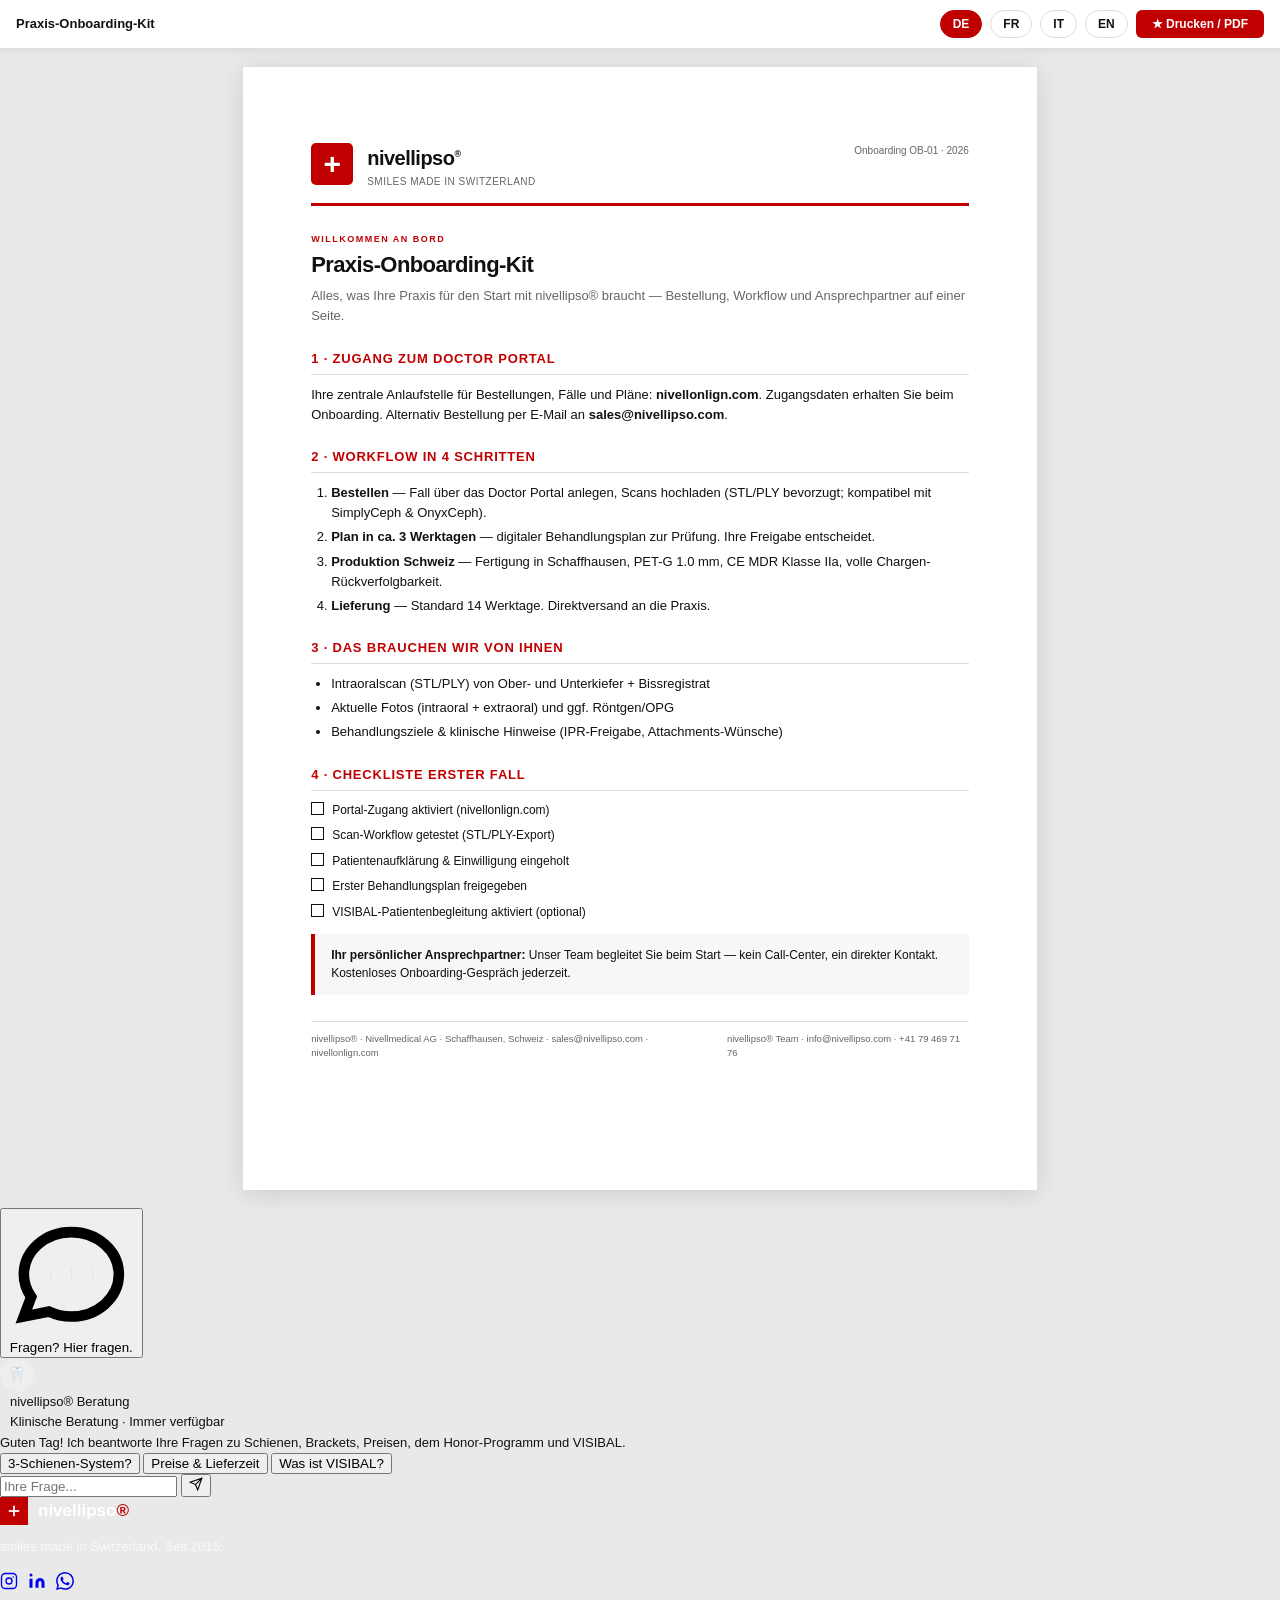
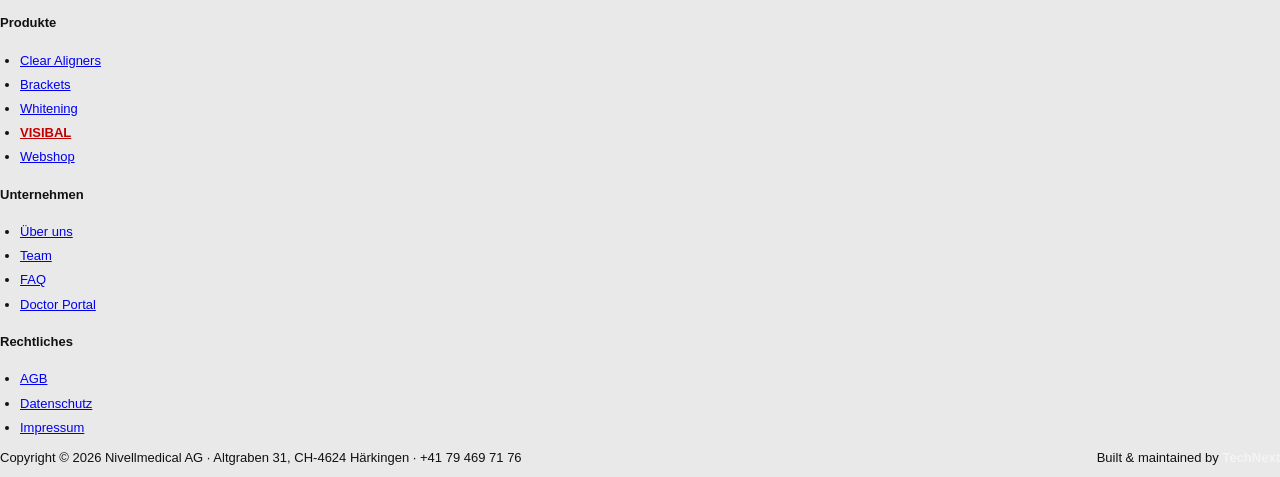
<file: dokumente/praxis-onboarding-kit.html>
﻿<!DOCTYPE html>
<html lang="de">
<head>
<meta name="robots" content="noindex, nofollow"/>
<meta charset="utf-8"/>
<meta name="viewport" content="width=device-width, initial-scale=1"/>
<title>nivellipso® — Praxis-Onboarding-Kit</title>
<link rel="stylesheet" href="../assets/css/nivell-form.css?v=20260822"/>
</head>
<body>

<div class="toolbar">
  <span class="tb-title">Praxis-Onboarding-Kit</span>
  <button class="lang-pill" data-lang="de">DE</button>
  <button class="lang-pill" data-lang="fr">FR</button>
  <button class="lang-pill" data-lang="it">IT</button>
  <button class="lang-pill" data-lang="en">EN</button>
  <button class="print-btn" onclick="nivellPrint()">★ Drucken / PDF</button>
</div>

<!-- ════════ DE ════════ -->
<section class="lang-section" data-lang="de">
<div class="page">
  <div class="doc-head">
    <div class="logo-sq"></div>
    <div><div class="brand-name">nivellipso<sup>®</sup></div><div class="brand-sub">smiles made in Switzerland</div></div>
    <div class="doc-meta">Onboarding OB-01 · 2026</div>
  </div>
  <div class="doc-tag">Willkommen an Bord</div>
  <h1 class="doc-title">Praxis-Onboarding-Kit</h1>
  <p class="muted">Alles, was Ihre Praxis für den Start mit nivellipso® braucht — Bestellung, Workflow und Ansprechpartner auf einer Seite.</p>

  <h2 class="sec">1 · Zugang zum Doctor Portal</h2>
  <p>Ihre zentrale Anlaufstelle für Bestellungen, Fälle und Pläne: <strong>nivellonlign.com</strong>. Zugangsdaten erhalten Sie beim Onboarding. Alternativ Bestellung per E-Mail an <strong>sales@nivellipso.com</strong>.</p>

  <h2 class="sec">2 · Workflow in 4 Schritten</h2>
  <ol>
    <li><strong>Bestellen</strong> — Fall über das Doctor Portal anlegen, Scans hochladen (STL/PLY bevorzugt; kompatibel mit SimplyCeph &amp; OnyxCeph).</li>
    <li><strong>Plan in ca. 3 Werktagen</strong> — digitaler Behandlungsplan zur Prüfung. Ihre Freigabe entscheidet.</li>
    <li><strong>Produktion Schweiz</strong> — Fertigung in Schaffhausen, PET-G 1.0 mm, CE MDR Klasse IIa, volle Chargen-Rückverfolgbarkeit.</li>
    <li><strong>Lieferung</strong> — Standard 14 Werktage. Direktversand an die Praxis.</li>
  </ol>

  <h2 class="sec">3 · Das brauchen wir von Ihnen</h2>
  <ul>
    <li>Intraoralscan (STL/PLY) von Ober- und Unterkiefer + Bissregistrat</li>
    <li>Aktuelle Fotos (intraoral + extraoral) und ggf. Röntgen/OPG</li>
    <li>Behandlungsziele &amp; klinische Hinweise (IPR-Freigabe, Attachments-Wünsche)</li>
  </ul>

  <h2 class="sec">4 · Checkliste erster Fall</h2>
  <div class="checkline"><span class="box"></span><span>Portal-Zugang aktiviert (nivellonlign.com)</span></div>
  <div class="checkline"><span class="box"></span><span>Scan-Workflow getestet (STL/PLY-Export)</span></div>
  <div class="checkline"><span class="box"></span><span>Patientenaufklärung &amp; Einwilligung eingeholt</span></div>
  <div class="checkline"><span class="box"></span><span>Erster Behandlungsplan freigegeben</span></div>
  <div class="checkline"><span class="box"></span><span>VISIBAL-Patientenbegleitung aktiviert (optional)</span></div>

  <div class="callout"><strong>Ihr persönlicher Ansprechpartner:</strong> Unser Team begleitet Sie beim Start — kein Call-Center, ein direkter Kontakt. Kostenloses Onboarding-Gespräch jederzeit.</div>

  <div class="doc-foot">
    <span>nivellipso® · Nivellmedical AG · Schaffhausen, Schweiz · sales@nivellipso.com · nivellonlign.com</span>
    <span>nivellipso® Team · info@nivellipso.com · +41 79 469 71 76</span>
  </div>
</div>
</section>

<!-- ════════ FR ════════ -->
<section class="lang-section" data-lang="fr">
<div class="page">
  <div class="doc-head">
    <div class="logo-sq"></div>
    <div><div class="brand-name">nivellipso<sup>®</sup></div><div class="brand-sub">smiles made in Switzerland</div></div>
    <div class="doc-meta">Onboarding OB-01 · 2026</div>
  </div>
  <div class="doc-tag">Bienvenue à bord</div>
  <h1 class="doc-title">Kit d'intégration cabinet</h1>
  <p class="muted">Tout ce dont votre cabinet a besoin pour démarrer avec nivellipso® — commande, déroulement et contacts sur une page.</p>

  <h2 class="sec">1 · Accès au Doctor Portal</h2>
  <p>Votre point central pour les commandes, cas et plans : <strong>nivellonlign.com</strong>. Vos identifiants vous sont remis lors de l'intégration. Sinon, commande par e-mail à <strong>sales@nivellipso.com</strong>.</p>

  <h2 class="sec">2 · Déroulement en 4 étapes</h2>
  <ol>
    <li><strong>Commander</strong> — créer le cas dans le Doctor Portal, téléverser les scans (STL/PLY de préférence ; compatible SimplyCeph &amp; OnyxCeph).</li>
    <li><strong>Plan en ~3 jours ouvrés</strong> — plan de traitement numérique à valider. Votre validation décide.</li>
    <li><strong>Production en Suisse</strong> — fabrication à Schaffhouse, PET-G 1.0 mm, CE MDR classe IIa, traçabilité complète des lots.</li>
    <li><strong>Livraison</strong> — standard 14 jours ouvrés. Expédition directe au cabinet.</li>
  </ol>

  <h2 class="sec">3 · Ce dont nous avons besoin</h2>
  <ul>
    <li>Scan intra-oral (STL/PLY) des deux arcades + enregistrement de l'occlusion</li>
    <li>Photos actuelles (intra/extra-orales) et éventuellement radio/OPG</li>
    <li>Objectifs de traitement &amp; indications cliniques (autorisation IPR, taquets souhaités)</li>
  </ul>

  <h2 class="sec">4 · Check-list du premier cas</h2>
  <div class="checkline"><span class="box"></span><span>Accès au portail activé (nivellonlign.com)</span></div>
  <div class="checkline"><span class="box"></span><span>Workflow de scan testé (export STL/PLY)</span></div>
  <div class="checkline"><span class="box"></span><span>Information &amp; consentement du patient recueillis</span></div>
  <div class="checkline"><span class="box"></span><span>Premier plan de traitement validé</span></div>
  <div class="checkline"><span class="box"></span><span>Accompagnement patient VISIBAL activé (optionnel)</span></div>

  <div class="callout"><strong>Votre interlocuteur dédié :</strong> notre équipe vous accompagne au démarrage — pas de centre d'appels, un contact direct. Entretien d'intégration gratuit à tout moment.</div>

  <div class="doc-foot">
    <span>nivellipso® · Nivellmedical AG · Schaffhouse, Suisse · sales@nivellipso.com · nivellonlign.com</span>
    <span>nivellipso® Team · info@nivellipso.com · +41 79 469 71 76</span>
  </div>
</div>
</section>

<!-- ════════ IT ════════ -->
<section class="lang-section" data-lang="it">
<div class="page">
  <div class="doc-head">
    <div class="logo-sq"></div>
    <div><div class="brand-name">nivellipso<sup>®</sup></div><div class="brand-sub">smiles made in Switzerland</div></div>
    <div class="doc-meta">Onboarding OB-01 · 2026</div>
  </div>
  <div class="doc-tag">Benvenuti a bordo</div>
  <h1 class="doc-title">Kit di onboarding per lo studio</h1>
  <p class="muted">Tutto ciò che il vostro studio serve per iniziare con nivellipso® — ordine, flusso di lavoro e contatti in una pagina.</p>

  <h2 class="sec">1 · Accesso al Doctor Portal</h2>
  <p>Il vostro punto centrale per ordini, casi e piani: <strong>nivellonlign.com</strong>. Le credenziali vengono fornite durante l'onboarding. In alternativa, ordine via e-mail a <strong>sales@nivellipso.com</strong>.</p>

  <h2 class="sec">2 · Flusso in 4 passaggi</h2>
  <ol>
    <li><strong>Ordinare</strong> — creare il caso nel Doctor Portal, caricare le scansioni (STL/PLY preferibili; compatibili con SimplyCeph &amp; OnyxCeph).</li>
    <li><strong>Piano in ~3 giorni lavorativi</strong> — piano di trattamento digitale da approvare. La vostra approvazione decide.</li>
    <li><strong>Produzione in Svizzera</strong> — fabbricazione a Sciaffusa, PET-G 1.0 mm, CE MDR classe IIa, tracciabilità completa dei lotti.</li>
    <li><strong>Consegna</strong> — standard 14 giorni lavorativi. Spedizione diretta allo studio.</li>
  </ol>

  <h2 class="sec">3 · Cosa ci serve da voi</h2>
  <ul>
    <li>Scansione intraorale (STL/PLY) di entrambe le arcate + registrazione dell'occlusione</li>
    <li>Foto attuali (intra/extraorali) ed eventualmente radiografia/OPG</li>
    <li>Obiettivi di trattamento &amp; indicazioni cliniche (autorizzazione IPR, attachment desiderati)</li>
  </ul>

  <h2 class="sec">4 · Checklist primo caso</h2>
  <div class="checkline"><span class="box"></span><span>Accesso al portale attivato (nivellonlign.com)</span></div>
  <div class="checkline"><span class="box"></span><span>Flusso di scansione testato (export STL/PLY)</span></div>
  <div class="checkline"><span class="box"></span><span>Informazione &amp; consenso del paziente raccolti</span></div>
  <div class="checkline"><span class="box"></span><span>Primo piano di trattamento approvato</span></div>
  <div class="checkline"><span class="box"></span><span>Accompagnamento paziente VISIBAL attivato (opzionale)</span></div>

  <div class="callout"><strong>Il vostro referente personale:</strong> il nostro team vi accompagna all'avvio — nessun call center, un contatto diretto. Colloquio di onboarding gratuito in qualsiasi momento.</div>

  <div class="doc-foot">
    <span>nivellipso® · Nivellmedical AG · Sciaffusa, Svizzera · sales@nivellipso.com · nivellonlign.com</span>
    <span>nivellipso® Team · info@nivellipso.com · +41 79 469 71 76</span>
  </div>
</div>
</section>

<!-- ════════ EN ════════ -->
<section class="lang-section" data-lang="en">
<div class="page">
  <div class="doc-head">
    <div class="logo-sq"></div>
    <div><div class="brand-name">nivellipso<sup>®</sup></div><div class="brand-sub">smiles made in Switzerland</div></div>
    <div class="doc-meta">Onboarding OB-01 · 2026</div>
  </div>
  <div class="doc-tag">Welcome aboard</div>
  <h1 class="doc-title">Practice Onboarding Kit</h1>
  <p class="muted">Everything your practice needs to get started with nivellipso® — ordering, workflow and contacts on one page.</p>

  <h2 class="sec">1 · Doctor Portal access</h2>
  <p>Your central hub for orders, cases and plans: <strong>nivellonlign.com</strong>. Credentials are provided during onboarding. Alternatively, order by email to <strong>sales@nivellipso.com</strong>.</p>

  <h2 class="sec">2 · Workflow in 4 steps</h2>
  <ol>
    <li><strong>Order</strong> — create the case in the Doctor Portal, upload scans (STL/PLY preferred; compatible with SimplyCeph &amp; OnyxCeph).</li>
    <li><strong>Plan in ~3 business days</strong> — digital treatment plan to review. Your approval decides.</li>
    <li><strong>Production in Switzerland</strong> — made in Schaffhausen, PET-G 1.0 mm, CE MDR Class IIa, full batch traceability.</li>
    <li><strong>Delivery</strong> — standard 14 business days. Direct shipping to the practice.</li>
  </ol>

  <h2 class="sec">3 · What we need from you</h2>
  <ul>
    <li>Intraoral scan (STL/PLY) of both arches + bite registration</li>
    <li>Current photos (intraoral + extraoral) and, if available, X-ray/OPG</li>
    <li>Treatment goals &amp; clinical notes (IPR approval, attachment preferences)</li>
  </ul>

  <h2 class="sec">4 · First-case checklist</h2>
  <div class="checkline"><span class="box"></span><span>Portal access activated (nivellonlign.com)</span></div>
  <div class="checkline"><span class="box"></span><span>Scan workflow tested (STL/PLY export)</span></div>
  <div class="checkline"><span class="box"></span><span>Patient information &amp; consent obtained</span></div>
  <div class="checkline"><span class="box"></span><span>First treatment plan approved</span></div>
  <div class="checkline"><span class="box"></span><span>VISIBAL patient support activated (optional)</span></div>

  <div class="callout"><strong>Your dedicated contact:</strong> Our team supports you at the start — no call center, one direct contact. Free onboarding call anytime.</div>

  <div class="doc-foot">
    <span>nivellipso® · Nivellmedical AG · Schaffhausen, Switzerland · sales@nivellipso.com · nivellonlign.com</span>
    <span>nivellipso® Team · info@nivellipso.com · +41 79 469 71 76</span>
  </div>
</div>
</section>

<script src="../assets/js/nivell-form.js?v=20260822"></script>
<button class="chat-toggle" id="chatToggle" onclick="toggleNivellChat()">
<svg class="c-icon" fill="none" stroke="currentColor" stroke-width="2" viewbox="0 0 24 24"><path d="M8 12h.01M12 12h.01M16 12h.01M21 12c0 4.418-4.03 8-9 8a9.863 9.863 0 01-4.255-.949L3 20l1.395-3.72C3.512 15.042 3 13.574 3 12c0-4.418 4.03-8 9-8s9 3.582 9 8z"></path></svg>
<span class="c-label" data-i18n="cb_btn">Fragen? Hier fragen.</span>
<svg class="c-close" fill="none" stroke="currentColor" stroke-width="2" style="display:none;" viewbox="0 0 24 24"><path d="M6 18L18 6M6 6l12 12"></path></svg>
</button>
<div class="chat-window" id="chatWindow">
<div class="chat-hdr"><div style="width:34px;height:34px;background:rgba(255,255,255,.2);border-radius:50%;display:flex;align-items:center;justify-content:center;font-size:16px;flex-shrink:0;">🦷</div><div style="margin-left:10px;"><div class="chat-hdr-name" data-i18n="cb_name">nivellipso® Beratung</div><div class="chat-hdr-sub" data-i18n="cb_status">Klinische Beratung · Immer verfügbar</div></div></div>
<div class="chat-msgs" id="chatMessages"><div class="msg-bot" data-i18n="cb_welcome">Guten Tag! Ich beantworte Ihre Fragen zu Schienen, Brackets, Preisen, dem Honor-Programm und VISIBAL.</div></div>
<div class="chat-suggs" id="chatSugg">
<button class="sugg" data-i18n="cs1" onclick="sendNivellSugg(this)">3-Schienen-System?</button>
<button class="sugg" data-i18n="cs2" onclick="sendNivellSugg(this)">Preise &amp; Lieferzeit</button>
<button class="sugg" data-i18n="cs3" onclick="sendNivellSugg(this)">Was ist VISIBAL?</button>
</div>
<div class="chat-input-row">
<input class="chat-input" id="chatInput" onkeypress="if(event.key==='Enter')sendNivellChat()" placeholder="Ihre Frage..."/>
<button class="chat-send" onclick="sendNivellChat()"><svg fill="none" height="14" stroke="currentColor" stroke-width="2" viewbox="0 0 24 24" width="14"><path d="M22 2L11 13M22 2l-7 20-4-9-9-4 20-7z"></path></svg></button>
</div>
</div>
<footer class="n-footer">
<div class="n-footer-inner">
<div class="n-footer-grid">
<div class="n-footer-brand">
  <div style="display:flex;align-items:center;gap:10px;margin-bottom:12px;">
    <div style="width:28px;height:28px;background:var(--red);display:flex;align-items:center;justify-content:center;"><svg viewBox="0 0 16 16" fill="none" width="14" height="14"><rect x="7" y="2" width="2" height="12" fill="white"/><rect x="2" y="7" width="12" height="2" fill="white"/></svg></div>
    <span style="font-size:17px;font-weight:700;color:white;">nivellipso<span style="color:var(--red);">®</span></span>
  </div>
  <p style="font-size:13px;color:rgba(255,255,255,.72);line-height:1.6;max-width:260px;"><span data-i18n="h_badge">smiles made in Switzerland.</span> <span data-i18n="ft_since">Seit 2015.</span></p>
  <div class="n-fsoc-row" style="display:flex;gap:10px;margin-top:14px;">
    <a href="https://www.instagram.com/nivellipso" target="_blank" rel="noopener noreferrer" aria-label="Instagram" class="n-fsoc"><svg aria-hidden="true" focusable="false" viewBox="0 0 24 24" fill="none" stroke="currentColor" stroke-width="1.8" width="18" height="18"><rect x="2" y="2" width="20" height="20" rx="5"/><circle cx="12" cy="12" r="4"/><circle cx="17.5" cy="6.5" r="1" fill="currentColor" stroke="none"/></svg></a>
    <a href="https://www.linkedin.com/company/nivellipso" target="_blank" rel="noopener noreferrer" aria-label="LinkedIn" class="n-fsoc"><svg aria-hidden="true" focusable="false" viewBox="0 0 24 24" fill="currentColor" width="18" height="18"><path d="M16 8a6 6 0 016 6v7h-4v-7a2 2 0 00-2-2 2 2 0 00-2 2v7h-4v-7a6 6 0 016-6zM2 9h4v12H2z"/><circle cx="4" cy="4" r="2"/></svg></a>
    <a href="https://wa.me/41794697176" target="_blank" rel="noopener noreferrer" aria-label="WhatsApp" class="n-fsoc"><svg aria-hidden="true" focusable="false" viewBox="0 0 24 24" fill="currentColor" width="18" height="18"><path d="M17.472 14.382c-.297-.149-1.758-.867-2.03-.967-.273-.099-.471-.148-.67.15-.197.297-.767.966-.94 1.164-.173.199-.347.223-.644.075-.297-.15-1.255-.463-2.39-1.475-.883-.788-1.48-1.761-1.653-2.059-.173-.297-.018-.458.13-.606.134-.133.298-.347.446-.52.149-.174.198-.298.298-.497.099-.198.05-.371-.025-.52-.075-.149-.669-1.612-.916-2.207-.242-.579-.487-.5-.669-.51-.173-.008-.371-.01-.57-.01-.198 0-.52.074-.792.372-.272.297-1.04 1.016-1.04 2.479 0 1.462 1.065 2.875 1.213 3.074.149.198 2.096 3.2 5.077 4.487.709.306 1.262.489 1.694.625.712.227 1.36.195 1.871.118.571-.085 1.758-.719 2.006-1.413.248-.694.248-1.289.173-1.413-.074-.124-.272-.198-.57-.347m-5.421 7.403h-.004a9.87 9.87 0 01-5.031-1.378l-.361-.214-3.741.982.998-3.648-.235-.374a9.86 9.86 0 01-1.51-5.26c.001-5.45 4.436-9.884 9.888-9.884 2.64 0 5.122 1.03 6.988 2.898a9.825 9.825 0 012.893 6.994c-.003 5.45-4.437 9.884-9.885 9.884m8.413-18.297A11.815 11.815 0 0012.05 0C5.495 0 .16 5.335.157 11.892c0 2.096.547 4.142 1.588 5.945L.057 24l6.305-1.654a11.882 11.882 0 005.683 1.448h.005c6.554 0 11.89-5.335 11.893-11.893a11.821 11.821 0 00-3.48-8.413z"/></svg></a>
  </div>
</div>
<div class="n-footer-col">
  <h4>Produkte</h4>
  <ul>
    <li><a href="../aligner/">Clear Aligners</a></li>
    <li><a href="../brackets/">Brackets</a></li>
    <li><a href="../whitening/">Whitening</a></li>
    <li><a href="../visibal/" style="color:var(--red);font-weight:700;">VISIBAL</a></li>
    <li><a href="https://shop.nivellipso.com/" data-i18n="n_shop">Webshop</a></li>
  </ul>
</div>
<div class="n-footer-col">
  <h4>Unternehmen</h4>
  <ul>
    <li><a href="../#about">Über uns</a></li>
    <li><a href="../#contacts">Team</a></li>
    <li><a href="../#faq">FAQ</a></li>
    <li><a href="https://nivellonlign.com/" target="_blank" rel="noopener noreferrer">Doctor Portal</a></li>
  </ul>
</div>
<div class="n-footer-col">
  <h4>Rechtliches</h4>
  <ul>
    <li><a href="../agb/">AGB</a></li>
    <li><a href="../datenschutz/">Datenschutz</a></li>
    <li><a href="../impressum/">Impressum</a></li>
  </ul>
</div>
</div>
<div class="n-footer-bottom" style="display:flex;align-items:center;justify-content:space-between;flex-wrap:wrap;gap:6px;">
  <p>Copyright &copy; 2026 Nivellmedical AG &middot; Altgraben 31, CH-4624 H&auml;rkingen &middot; +41 79 469 71 76</p>
  <p>Built &amp; maintained by <a href="https://technext.asia/" target="_blank" rel="noopener noreferrer" style="color:rgba(255,255,255,.5);text-decoration:none;font-weight:700;" onmouseover="this.style.color='#fff'" onmouseout="this.style.color='rgba(255,255,255,.5)'">TechNext</a></p>
</div>
</div>
</footer>
</body>
</html>
</file>
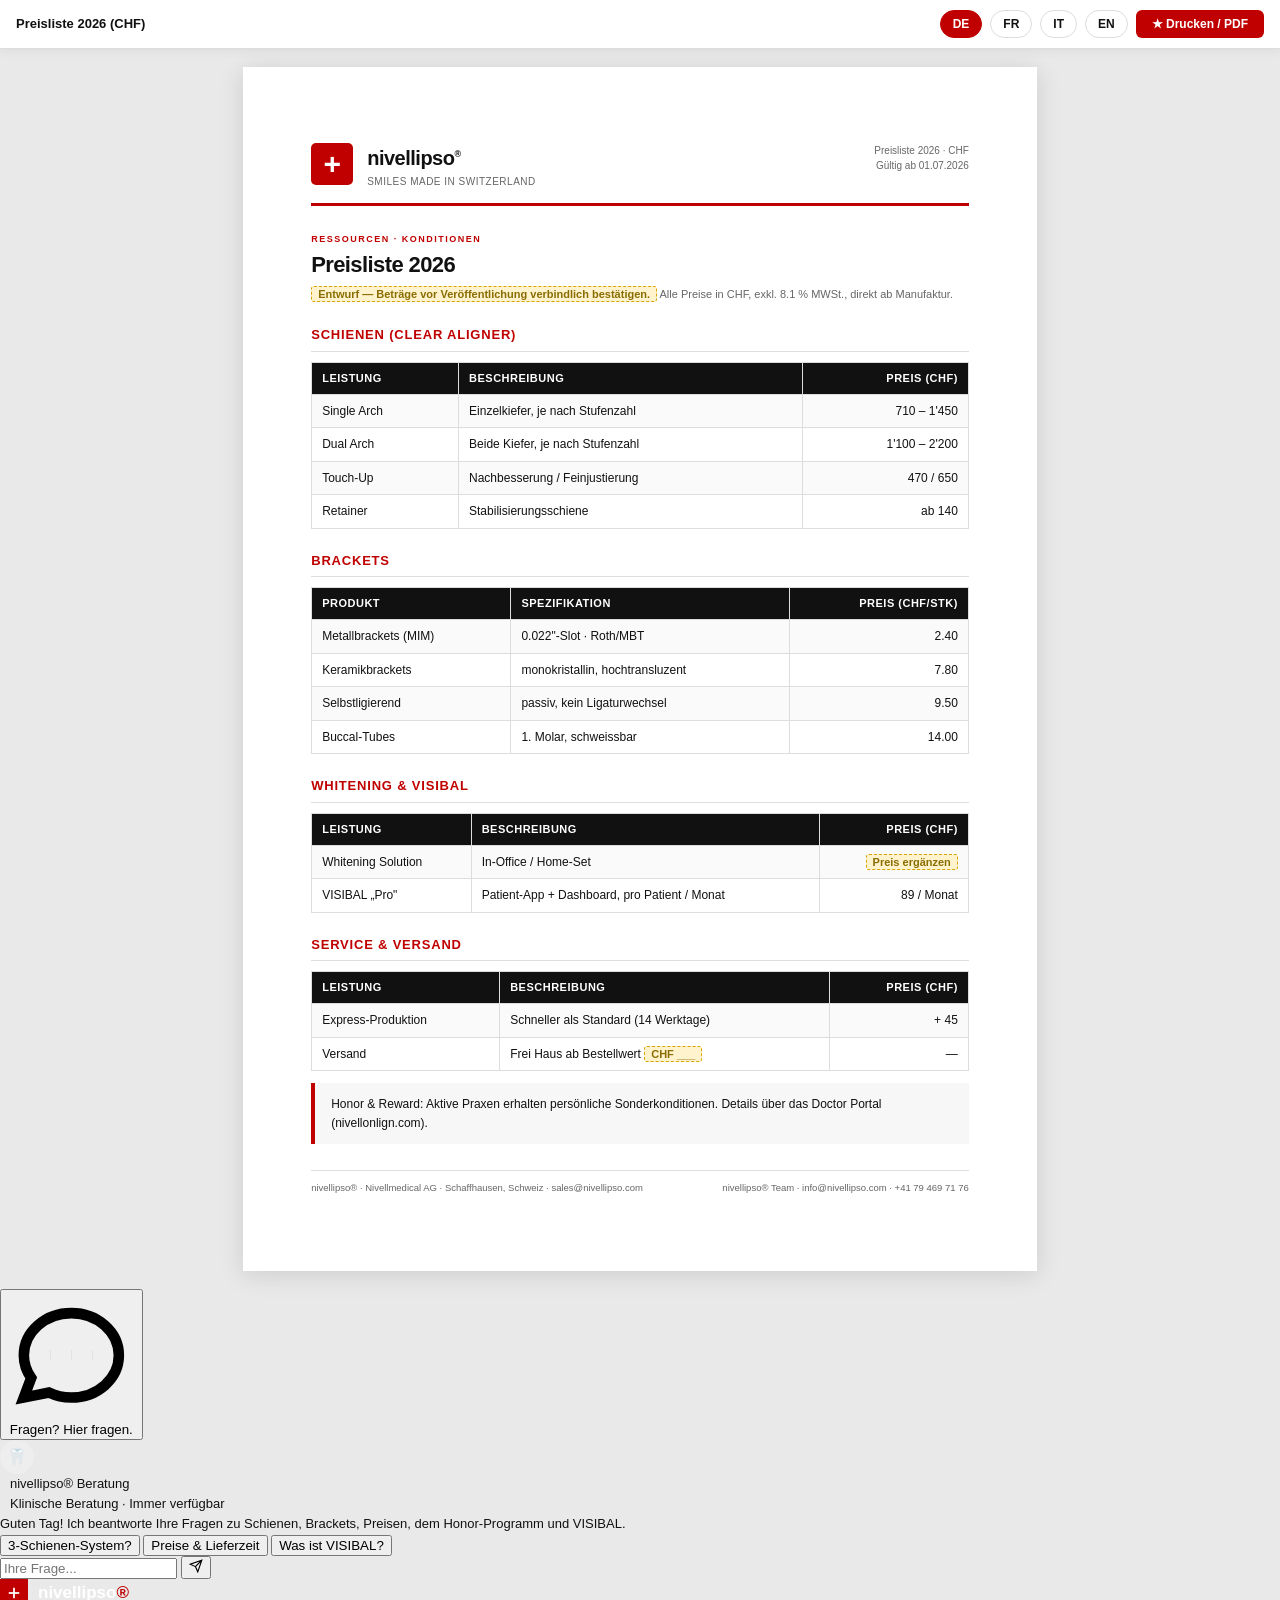
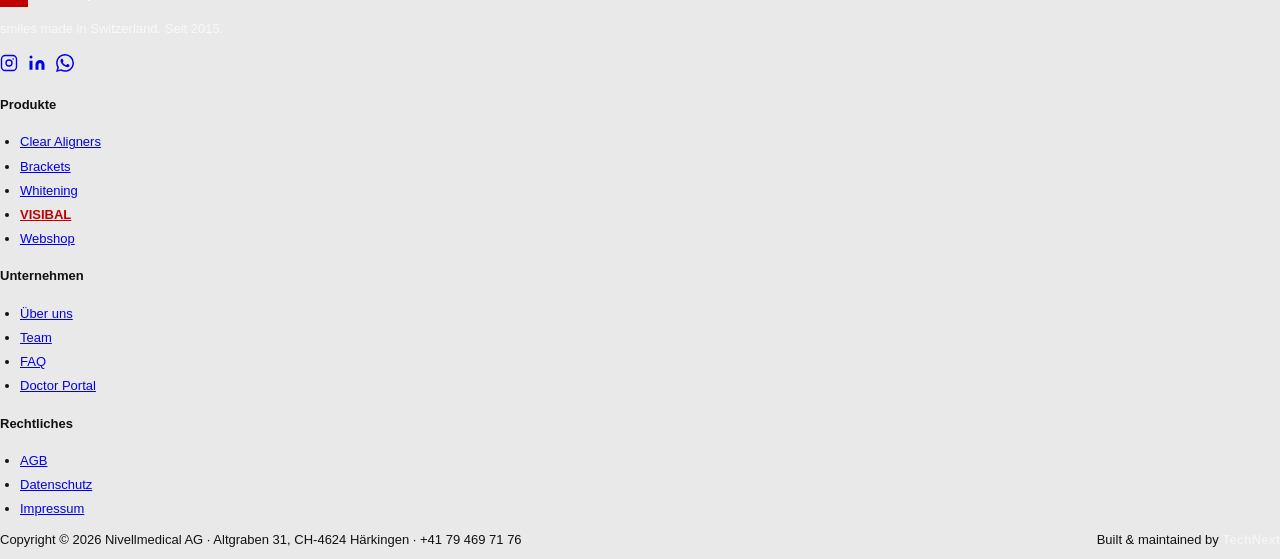
<file: dokumente/preisliste-2026.html>
﻿<!DOCTYPE html>
<html lang="de">
<head>
<meta name="robots" content="noindex, nofollow"/>
<meta charset="utf-8"/>
<meta name="viewport" content="width=device-width, initial-scale=1"/>
<title>nivellipso® — Preisliste 2026 (CHF)</title>
<link rel="stylesheet" href="../assets/css/nivell-form.css?v=20260822"/>
</head>
<body>

<div class="toolbar">
  <span class="tb-title">Preisliste 2026 (CHF)</span>
  <button class="lang-pill" data-lang="de">DE</button>
  <button class="lang-pill" data-lang="fr">FR</button>
  <button class="lang-pill" data-lang="it">IT</button>
  <button class="lang-pill" data-lang="en">EN</button>
  <button class="print-btn" onclick="nivellPrint()">★ Drucken / PDF</button>
</div>

<!-- ════════ DE ════════ -->
<section class="lang-section" data-lang="de">
<div class="page">
  <div class="doc-head">
    <div class="logo-sq"></div>
    <div><div class="brand-name">nivellipso<sup>®</sup></div><div class="brand-sub">smiles made in Switzerland</div></div>
    <div class="doc-meta">Preisliste 2026 · CHF<br/>Gültig ab 01.07.2026</div>
  </div>
  <div class="doc-tag">Ressourcen · Konditionen</div>
  <h1 class="doc-title">Preisliste 2026</h1>
  <p class="small"><span class="placeholder">Entwurf — Beträge vor Veröffentlichung verbindlich bestätigen.</span> Alle Preise in CHF, exkl. 8.1 % MWSt., direkt ab Manufaktur.</p>

  <h2 class="sec">Schienen (Clear Aligner)</h2>
  <table>
    <tr><th>Leistung</th><th>Beschreibung</th><th style="text-align:right;">Preis (CHF)</th></tr>
    <tr><td>Single Arch</td><td>Einzelkiefer, je nach Stufenzahl</td><td class="num">710 – 1'450</td></tr>
    <tr><td>Dual Arch</td><td>Beide Kiefer, je nach Stufenzahl</td><td class="num">1'100 – 2'200</td></tr>
    <tr><td>Touch-Up</td><td>Nachbesserung / Feinjustierung</td><td class="num">470 / 650</td></tr>
    <tr><td>Retainer</td><td>Stabilisierungsschiene</td><td class="num">ab 140</td></tr>
  </table>

  <h2 class="sec">Brackets</h2>
  <table>
    <tr><th>Produkt</th><th>Spezifikation</th><th style="text-align:right;">Preis (CHF/Stk)</th></tr>
    <tr><td>Metallbrackets (MIM)</td><td>0.022"-Slot · Roth/MBT</td><td class="num">2.40</td></tr>
    <tr><td>Keramikbrackets</td><td>monokristallin, hochtransluzent</td><td class="num">7.80</td></tr>
    <tr><td>Selbstligierend</td><td>passiv, kein Ligaturwechsel</td><td class="num">9.50</td></tr>
    <tr><td>Buccal-Tubes</td><td>1. Molar, schweissbar</td><td class="num">14.00</td></tr>
  </table>

  <h2 class="sec">Whitening &amp; VISIBAL</h2>
  <table>
    <tr><th>Leistung</th><th>Beschreibung</th><th style="text-align:right;">Preis (CHF)</th></tr>
    <tr><td>Whitening Solution</td><td>In-Office / Home-Set</td><td class="num"><span class="placeholder">Preis ergänzen</span></td></tr>
    <tr><td>VISIBAL „Pro"</td><td>Patient-App + Dashboard, pro Patient / Monat</td><td class="num">89 / Monat</td></tr>
  </table>

  <h2 class="sec">Service &amp; Versand</h2>
  <table>
    <tr><th>Leistung</th><th>Beschreibung</th><th style="text-align:right;">Preis (CHF)</th></tr>
    <tr><td>Express-Produktion</td><td>Schneller als Standard (14 Werktage)</td><td class="num">+ 45</td></tr>
    <tr><td>Versand</td><td>Frei Haus ab Bestellwert <span class="placeholder">CHF ___</span></td><td class="num">—</td></tr>
  </table>

  <div class="callout">Honor &amp; Reward: Aktive Praxen erhalten persönliche Sonderkonditionen. Details über das Doctor Portal (nivellonlign.com).</div>

  <div class="doc-foot">
    <span>nivellipso® · Nivellmedical AG · Schaffhausen, Schweiz · sales@nivellipso.com</span>
    <span>nivellipso® Team · info@nivellipso.com · +41 79 469 71 76</span>
  </div>
</div>
</section>

<!-- ════════ FR ════════ -->
<section class="lang-section" data-lang="fr">
<div class="page">
  <div class="doc-head">
    <div class="logo-sq"></div>
    <div><div class="brand-name">nivellipso<sup>®</sup></div><div class="brand-sub">smiles made in Switzerland</div></div>
    <div class="doc-meta">Tarifs 2026 · CHF<br/>Valable dès le 01.07.2026</div>
  </div>
  <div class="doc-tag">Ressources · Conditions</div>
  <h1 class="doc-title">Liste de prix 2026</h1>
  <p class="small"><span class="placeholder">Projet — confirmer les montants avant publication.</span> Tous les prix en CHF, hors TVA 8,1 %, départ manufacture.</p>

  <h2 class="sec">Gouttières (Clear Aligners)</h2>
  <table>
    <tr><th>Prestation</th><th>Description</th><th style="text-align:right;">Prix (CHF)</th></tr>
    <tr><td>Single Arch</td><td>Une arcade, selon le nombre d'étapes</td><td class="num">710 – 1'450</td></tr>
    <tr><td>Dual Arch</td><td>Deux arcades, selon le nombre d'étapes</td><td class="num">1'100 – 2'200</td></tr>
    <tr><td>Touch-Up</td><td>Retouche / ajustement fin</td><td class="num">470 / 650</td></tr>
    <tr><td>Contention</td><td>Gouttière de stabilisation</td><td class="num">dès 140</td></tr>
  </table>

  <h2 class="sec">Brackets</h2>
  <table>
    <tr><th>Produit</th><th>Spécification</th><th style="text-align:right;">Prix (CHF/pce)</th></tr>
    <tr><td>Brackets métalliques (MIM)</td><td>slot 0.022" · Roth/MBT</td><td class="num">2.40</td></tr>
    <tr><td>Brackets céramique</td><td>monocristallin, très translucide</td><td class="num">7.80</td></tr>
    <tr><td>Auto-ligaturants</td><td>passif, sans ligature</td><td class="num">9.50</td></tr>
    <tr><td>Tubes buccaux</td><td>1ère molaire, soudable</td><td class="num">14.00</td></tr>
  </table>

  <h2 class="sec">Whitening &amp; VISIBAL</h2>
  <table>
    <tr><th>Prestation</th><th>Description</th><th style="text-align:right;">Prix (CHF)</th></tr>
    <tr><td>Whitening Solution</td><td>au cabinet / kit à domicile</td><td class="num"><span class="placeholder">prix à compléter</span></td></tr>
    <tr><td>VISIBAL « Pro »</td><td>App patient + tableau de bord, par patient / mois</td><td class="num">89 / mois</td></tr>
  </table>

  <h2 class="sec">Service &amp; expédition</h2>
  <table>
    <tr><th>Prestation</th><th>Description</th><th style="text-align:right;">Prix (CHF)</th></tr>
    <tr><td>Production express</td><td>Plus rapide que le standard (14 jours ouvrés)</td><td class="num">+ 45</td></tr>
    <tr><td>Expédition</td><td>Franco dès une commande de <span class="placeholder">CHF ___</span></td><td class="num">—</td></tr>
  </table>

  <div class="callout">Honor &amp; Reward : les cabinets actifs bénéficient de conditions personnalisées. Détails via le Doctor Portal (nivellonlign.com).</div>

  <div class="doc-foot">
    <span>nivellipso® · Nivellmedical AG · Schaffhouse, Suisse · sales@nivellipso.com</span>
    <span>nivellipso® Team · info@nivellipso.com · +41 79 469 71 76</span>
  </div>
</div>
</section>

<!-- ════════ IT ════════ -->
<section class="lang-section" data-lang="it">
<div class="page">
  <div class="doc-head">
    <div class="logo-sq"></div>
    <div><div class="brand-name">nivellipso<sup>®</sup></div><div class="brand-sub">smiles made in Switzerland</div></div>
    <div class="doc-meta">Listino 2026 · CHF<br/>Valido dal 01.07.2026</div>
  </div>
  <div class="doc-tag">Risorse · Condizioni</div>
  <h1 class="doc-title">Listino prezzi 2026</h1>
  <p class="small"><span class="placeholder">Bozza — confermare gli importi prima della pubblicazione.</span> Tutti i prezzi in CHF, IVA 8,1 % esclusa, franco fabbrica.</p>

  <h2 class="sec">Allineatori (Clear Aligners)</h2>
  <table>
    <tr><th>Prestazione</th><th>Descrizione</th><th style="text-align:right;">Prezzo (CHF)</th></tr>
    <tr><td>Single Arch</td><td>Un'arcata, secondo il numero di step</td><td class="num">710 – 1'450</td></tr>
    <tr><td>Dual Arch</td><td>Entrambe le arcate, secondo gli step</td><td class="num">1'100 – 2'200</td></tr>
    <tr><td>Touch-Up</td><td>Ritocco / regolazione fine</td><td class="num">470 / 650</td></tr>
    <tr><td>Contenzione</td><td>Mascherina di stabilizzazione</td><td class="num">da 140</td></tr>
  </table>

  <h2 class="sec">Brackets</h2>
  <table>
    <tr><th>Prodotto</th><th>Specifica</th><th style="text-align:right;">Prezzo (CHF/pz)</th></tr>
    <tr><td>Brackets metallici (MIM)</td><td>slot 0.022" · Roth/MBT</td><td class="num">2.40</td></tr>
    <tr><td>Brackets ceramici</td><td>monocristallino, alta traslucenza</td><td class="num">7.80</td></tr>
    <tr><td>Autoleganti</td><td>passivi, senza legatura</td><td class="num">9.50</td></tr>
    <tr><td>Tubi buccali</td><td>1° molare, saldabile</td><td class="num">14.00</td></tr>
  </table>

  <h2 class="sec">Whitening &amp; VISIBAL</h2>
  <table>
    <tr><th>Prestazione</th><th>Descrizione</th><th style="text-align:right;">Prezzo (CHF)</th></tr>
    <tr><td>Whitening Solution</td><td>in studio / kit domiciliare</td><td class="num"><span class="placeholder">prezzo da inserire</span></td></tr>
    <tr><td>VISIBAL «Pro»</td><td>App paziente + dashboard, per paziente / mese</td><td class="num">89 / mese</td></tr>
  </table>

  <h2 class="sec">Servizio &amp; spedizione</h2>
  <table>
    <tr><th>Prestazione</th><th>Descrizione</th><th style="text-align:right;">Prezzo (CHF)</th></tr>
    <tr><td>Produzione express</td><td>Più veloce dello standard (14 giorni lavorativi)</td><td class="num">+ 45</td></tr>
    <tr><td>Spedizione</td><td>Franco da un ordine di <span class="placeholder">CHF ___</span></td><td class="num">—</td></tr>
  </table>

  <div class="callout">Honor &amp; Reward: gli studi attivi ricevono condizioni personalizzate. Dettagli tramite il Doctor Portal (nivellonlign.com).</div>

  <div class="doc-foot">
    <span>nivellipso® · Nivellmedical AG · Sciaffusa, Svizzera · sales@nivellipso.com</span>
    <span>nivellipso® Team · info@nivellipso.com · +41 79 469 71 76</span>
  </div>
</div>
</section>

<!-- ════════ EN ════════ -->
<section class="lang-section" data-lang="en">
<div class="page">
  <div class="doc-head">
    <div class="logo-sq"></div>
    <div><div class="brand-name">nivellipso<sup>®</sup></div><div class="brand-sub">smiles made in Switzerland</div></div>
    <div class="doc-meta">Price list 2026 · CHF<br/>Valid from 01.07.2026</div>
  </div>
  <div class="doc-tag">Resources · Terms</div>
  <h1 class="doc-title">Price List 2026</h1>
  <p class="small"><span class="placeholder">Draft — confirm amounts before publication.</span> All prices in CHF, excl. 8.1 % VAT, ex works.</p>

  <h2 class="sec">Aligners (Clear Aligners)</h2>
  <table>
    <tr><th>Service</th><th>Description</th><th style="text-align:right;">Price (CHF)</th></tr>
    <tr><td>Single Arch</td><td>One arch, depending on number of stages</td><td class="num">710 – 1'450</td></tr>
    <tr><td>Dual Arch</td><td>Both arches, depending on stages</td><td class="num">1'100 – 2'200</td></tr>
    <tr><td>Touch-Up</td><td>Refinement / fine adjustment</td><td class="num">470 / 650</td></tr>
    <tr><td>Retainer</td><td>Stabilisation appliance</td><td class="num">from 140</td></tr>
  </table>

  <h2 class="sec">Brackets</h2>
  <table>
    <tr><th>Product</th><th>Specification</th><th style="text-align:right;">Price (CHF/unit)</th></tr>
    <tr><td>Metal brackets (MIM)</td><td>0.022" slot · Roth/MBT</td><td class="num">2.40</td></tr>
    <tr><td>Ceramic brackets</td><td>monocrystalline, high translucency</td><td class="num">7.80</td></tr>
    <tr><td>Self-ligating</td><td>passive, no ligature change</td><td class="num">9.50</td></tr>
    <tr><td>Buccal tubes</td><td>1st molar, weldable</td><td class="num">14.00</td></tr>
  </table>

  <h2 class="sec">Whitening &amp; VISIBAL</h2>
  <table>
    <tr><th>Service</th><th>Description</th><th style="text-align:right;">Price (CHF)</th></tr>
    <tr><td>Whitening Solution</td><td>in-office / home kit</td><td class="num"><span class="placeholder">add price</span></td></tr>
    <tr><td>VISIBAL "Pro"</td><td>Patient app + dashboard, per patient / month</td><td class="num">89 / month</td></tr>
  </table>

  <h2 class="sec">Service &amp; shipping</h2>
  <table>
    <tr><th>Service</th><th>Description</th><th style="text-align:right;">Price (CHF)</th></tr>
    <tr><td>Express production</td><td>Faster than standard (14 business days)</td><td class="num">+ 45</td></tr>
    <tr><td>Shipping</td><td>Free from an order value of <span class="placeholder">CHF ___</span></td><td class="num">—</td></tr>
  </table>

  <div class="callout">Honor &amp; Reward: active practices receive personalised terms. Details via the Doctor Portal (nivellonlign.com).</div>

  <div class="doc-foot">
    <span>nivellipso® · Nivellmedical AG · Schaffhausen, Switzerland · sales@nivellipso.com</span>
    <span>nivellipso® Team · info@nivellipso.com · +41 79 469 71 76</span>
  </div>
</div>
</section>

<script src="../assets/js/nivell-form.js?v=20260822"></script>
<button class="chat-toggle" id="chatToggle" onclick="toggleNivellChat()">
<svg class="c-icon" fill="none" stroke="currentColor" stroke-width="2" viewbox="0 0 24 24"><path d="M8 12h.01M12 12h.01M16 12h.01M21 12c0 4.418-4.03 8-9 8a9.863 9.863 0 01-4.255-.949L3 20l1.395-3.72C3.512 15.042 3 13.574 3 12c0-4.418 4.03-8 9-8s9 3.582 9 8z"></path></svg>
<span class="c-label" data-i18n="cb_btn">Fragen? Hier fragen.</span>
<svg class="c-close" fill="none" stroke="currentColor" stroke-width="2" style="display:none;" viewbox="0 0 24 24"><path d="M6 18L18 6M6 6l12 12"></path></svg>
</button>
<div class="chat-window" id="chatWindow">
<div class="chat-hdr"><div style="width:34px;height:34px;background:rgba(255,255,255,.2);border-radius:50%;display:flex;align-items:center;justify-content:center;font-size:16px;flex-shrink:0;">🦷</div><div style="margin-left:10px;"><div class="chat-hdr-name" data-i18n="cb_name">nivellipso® Beratung</div><div class="chat-hdr-sub" data-i18n="cb_status">Klinische Beratung · Immer verfügbar</div></div></div>
<div class="chat-msgs" id="chatMessages"><div class="msg-bot" data-i18n="cb_welcome">Guten Tag! Ich beantworte Ihre Fragen zu Schienen, Brackets, Preisen, dem Honor-Programm und VISIBAL.</div></div>
<div class="chat-suggs" id="chatSugg">
<button class="sugg" data-i18n="cs1" onclick="sendNivellSugg(this)">3-Schienen-System?</button>
<button class="sugg" data-i18n="cs2" onclick="sendNivellSugg(this)">Preise &amp; Lieferzeit</button>
<button class="sugg" data-i18n="cs3" onclick="sendNivellSugg(this)">Was ist VISIBAL?</button>
</div>
<div class="chat-input-row">
<input class="chat-input" id="chatInput" onkeypress="if(event.key==='Enter')sendNivellChat()" placeholder="Ihre Frage..."/>
<button class="chat-send" onclick="sendNivellChat()"><svg fill="none" height="14" stroke="currentColor" stroke-width="2" viewbox="0 0 24 24" width="14"><path d="M22 2L11 13M22 2l-7 20-4-9-9-4 20-7z"></path></svg></button>
</div>
</div>
<footer class="n-footer">
<div class="n-footer-inner">
<div class="n-footer-grid">
<div class="n-footer-brand">
  <div style="display:flex;align-items:center;gap:10px;margin-bottom:12px;">
    <div style="width:28px;height:28px;background:var(--red);display:flex;align-items:center;justify-content:center;"><svg viewBox="0 0 16 16" fill="none" width="14" height="14"><rect x="7" y="2" width="2" height="12" fill="white"/><rect x="2" y="7" width="12" height="2" fill="white"/></svg></div>
    <span style="font-size:17px;font-weight:700;color:white;">nivellipso<span style="color:var(--red);">®</span></span>
  </div>
  <p style="font-size:13px;color:rgba(255,255,255,.72);line-height:1.6;max-width:260px;"><span data-i18n="h_badge">smiles made in Switzerland.</span> <span data-i18n="ft_since">Seit 2015.</span></p>
  <div class="n-fsoc-row" style="display:flex;gap:10px;margin-top:14px;">
    <a href="https://www.instagram.com/nivellipso" target="_blank" rel="noopener noreferrer" aria-label="Instagram" class="n-fsoc"><svg aria-hidden="true" focusable="false" viewBox="0 0 24 24" fill="none" stroke="currentColor" stroke-width="1.8" width="18" height="18"><rect x="2" y="2" width="20" height="20" rx="5"/><circle cx="12" cy="12" r="4"/><circle cx="17.5" cy="6.5" r="1" fill="currentColor" stroke="none"/></svg></a>
    <a href="https://www.linkedin.com/company/nivellipso" target="_blank" rel="noopener noreferrer" aria-label="LinkedIn" class="n-fsoc"><svg aria-hidden="true" focusable="false" viewBox="0 0 24 24" fill="currentColor" width="18" height="18"><path d="M16 8a6 6 0 016 6v7h-4v-7a2 2 0 00-2-2 2 2 0 00-2 2v7h-4v-7a6 6 0 016-6zM2 9h4v12H2z"/><circle cx="4" cy="4" r="2"/></svg></a>
    <a href="https://wa.me/41794697176" target="_blank" rel="noopener noreferrer" aria-label="WhatsApp" class="n-fsoc"><svg aria-hidden="true" focusable="false" viewBox="0 0 24 24" fill="currentColor" width="18" height="18"><path d="M17.472 14.382c-.297-.149-1.758-.867-2.03-.967-.273-.099-.471-.148-.67.15-.197.297-.767.966-.94 1.164-.173.199-.347.223-.644.075-.297-.15-1.255-.463-2.39-1.475-.883-.788-1.48-1.761-1.653-2.059-.173-.297-.018-.458.13-.606.134-.133.298-.347.446-.52.149-.174.198-.298.298-.497.099-.198.05-.371-.025-.52-.075-.149-.669-1.612-.916-2.207-.242-.579-.487-.5-.669-.51-.173-.008-.371-.01-.57-.01-.198 0-.52.074-.792.372-.272.297-1.04 1.016-1.04 2.479 0 1.462 1.065 2.875 1.213 3.074.149.198 2.096 3.2 5.077 4.487.709.306 1.262.489 1.694.625.712.227 1.36.195 1.871.118.571-.085 1.758-.719 2.006-1.413.248-.694.248-1.289.173-1.413-.074-.124-.272-.198-.57-.347m-5.421 7.403h-.004a9.87 9.87 0 01-5.031-1.378l-.361-.214-3.741.982.998-3.648-.235-.374a9.86 9.86 0 01-1.51-5.26c.001-5.45 4.436-9.884 9.888-9.884 2.64 0 5.122 1.03 6.988 2.898a9.825 9.825 0 012.893 6.994c-.003 5.45-4.437 9.884-9.885 9.884m8.413-18.297A11.815 11.815 0 0012.05 0C5.495 0 .16 5.335.157 11.892c0 2.096.547 4.142 1.588 5.945L.057 24l6.305-1.654a11.882 11.882 0 005.683 1.448h.005c6.554 0 11.89-5.335 11.893-11.893a11.821 11.821 0 00-3.48-8.413z"/></svg></a>
  </div>
</div>
<div class="n-footer-col">
  <h4>Produkte</h4>
  <ul>
    <li><a href="../aligner/">Clear Aligners</a></li>
    <li><a href="../brackets/">Brackets</a></li>
    <li><a href="../whitening/">Whitening</a></li>
    <li><a href="../visibal/" style="color:var(--red);font-weight:700;">VISIBAL</a></li>
    <li><a href="https://shop.nivellipso.com/" data-i18n="n_shop">Webshop</a></li>
  </ul>
</div>
<div class="n-footer-col">
  <h4>Unternehmen</h4>
  <ul>
    <li><a href="../#about">Über uns</a></li>
    <li><a href="../#contacts">Team</a></li>
    <li><a href="../#faq">FAQ</a></li>
    <li><a href="https://nivellonlign.com/" target="_blank" rel="noopener noreferrer">Doctor Portal</a></li>
  </ul>
</div>
<div class="n-footer-col">
  <h4>Rechtliches</h4>
  <ul>
    <li><a href="../agb/">AGB</a></li>
    <li><a href="../datenschutz/">Datenschutz</a></li>
    <li><a href="../impressum/">Impressum</a></li>
  </ul>
</div>
</div>
<div class="n-footer-bottom" style="display:flex;align-items:center;justify-content:space-between;flex-wrap:wrap;gap:6px;">
  <p>Copyright &copy; 2026 Nivellmedical AG &middot; Altgraben 31, CH-4624 H&auml;rkingen &middot; +41 79 469 71 76</p>
  <p>Built &amp; maintained by <a href="https://technext.asia/" target="_blank" rel="noopener noreferrer" style="color:rgba(255,255,255,.5);text-decoration:none;font-weight:700;" onmouseover="this.style.color='#fff'" onmouseout="this.style.color='rgba(255,255,255,.5)'">TechNext</a></p>
</div>
</div>
</footer>
</body>
</html>
</file>
<file: assets/css/nivell-form.css>
/* ============================================================
   nivellipso® — Formular- & Druck-Stylesheet (A4, print→PDF)
   Gemeinsam für alle Dokumente. Marke: Rot #C00000 / Schwarz / Weiß.
   ============================================================ */
:root{
  --red:#C00000; --red-dark:#8a0000; --black:#111; --grey:#666;
  --border:#ddd; --bg:#f7f7f7; --line:#999;
}
*{box-sizing:border-box;}
html,body{margin:0;padding:0;}
body{
  font-family:-apple-system,BlinkMacSystemFont,"Segoe UI",Arial,sans-serif;
  color:var(--black); line-height:1.55; font-size:13px; background:#e9e9e9;
}

/* ── Screen-only Toolbar (Sprache + Druck) ── */
.toolbar{
  position:sticky; top:0; z-index:50; background:#fff; border-bottom:1px solid var(--border);
  display:flex; gap:8px; align-items:center; padding:10px 16px; flex-wrap:wrap;
  box-shadow:0 2px 10px rgba(0,0,0,.06);
}
.toolbar .tb-title{font-weight:700;font-size:13px;margin-right:auto;color:var(--black);}
.lang-pill{
  border:1px solid var(--border); background:#fff; color:var(--black);
  font-weight:700; font-size:12px; padding:6px 12px; border-radius:999px; cursor:pointer;
}
.lang-pill.active{background:var(--red); color:#fff; border-color:var(--red);}
.print-btn{
  background:var(--red); color:#fff; border:none; font-weight:700; font-size:12px;
  padding:7px 16px; border-radius:6px; cursor:pointer;
}
.print-btn:hover{background:var(--red-dark);}

/* ── A4 Seite ── */
.page{
  width:210mm; min-height:297mm; margin:18px auto; background:#fff; padding:20mm 18mm;
  box-shadow:0 4px 24px rgba(0,0,0,.12); position:relative;
}
.lang-section{display:none;}
.lang-section.active{display:block;}

/* ── Kopf ── */
.doc-head{display:flex;align-items:flex-start;gap:14px;border-bottom:3px solid var(--red);padding-bottom:14px;margin-bottom:22px;}
.logo-sq{width:42px;height:42px;background:var(--red);border-radius:5px;position:relative;flex-shrink:0;}
.logo-sq::after{content:"+";position:absolute;top:50%;left:50%;transform:translate(-50%,-50%);color:#fff;font-size:30px;font-weight:900;line-height:1;}
.brand-name{font-size:20px;font-weight:800;letter-spacing:-.5px;}
.brand-name sup{font-size:9px;}
.brand-sub{font-size:10px;color:var(--grey);letter-spacing:.5px;text-transform:uppercase;}
.doc-meta{margin-left:auto;text-align:right;font-size:10px;color:var(--grey);line-height:1.5;}
.doc-title{font-size:22px;font-weight:800;letter-spacing:-.6px;margin:0 0 4px;}
.doc-tag{display:inline-block;font-size:9px;font-weight:700;letter-spacing:1.5px;text-transform:uppercase;color:var(--red);}

/* ── Inhalt ── */
h2.sec{font-size:13px;font-weight:800;text-transform:uppercase;letter-spacing:.8px;color:var(--red);
  border-bottom:1px solid var(--border);padding-bottom:5px;margin:22px 0 10px;}
h3.sub{font-size:13px;font-weight:700;margin:14px 0 4px;}
p{margin:0 0 9px;}
ul,ol{margin:0 0 10px;padding-left:20px;}
li{margin-bottom:4px;}
.small{font-size:11px;color:var(--grey);}
.muted{color:var(--grey);}
.placeholder{background:#fff3cd;border:1px dashed #d9a400;color:#8a6d00;padding:1px 6px;border-radius:3px;font-size:11px;font-weight:600;}
.callout{background:var(--bg);border-left:4px solid var(--red);padding:12px 16px;margin:12px 0;font-size:12px;}

/* Felder zum Ausfüllen */
.field{display:flex;align-items:flex-end;gap:8px;margin:8px 0;}
.field label{font-size:11px;color:var(--grey);min-width:140px;}
.fill{flex:1;border-bottom:1px solid var(--line);min-height:18px;}
.fill.short{flex:0 0 180px;}
.row2{display:flex;gap:24px;}
.row2>.field{flex:1;}
.checkline{display:flex;align-items:flex-start;gap:8px;margin:7px 0;font-size:12px;}
.box{width:13px;height:13px;border:1.5px solid var(--black);flex-shrink:0;margin-top:1px;}

/* Tabellen (Preisliste, CE) */
table{width:100%;border-collapse:collapse;margin:10px 0;font-size:12px;}
th,td{border:1px solid var(--border);padding:7px 10px;text-align:left;}
th{background:var(--black);color:#fff;font-weight:700;font-size:11px;text-transform:uppercase;letter-spacing:.5px;}
tr:nth-child(even) td{background:#fafafa;}
td.num{text-align:right;font-variant-numeric:tabular-nums;white-space:nowrap;}
.def-table th{width:38%;background:#f0f0f0;color:var(--black);}

/* Unterschriften */
.sig-grid{display:flex;gap:40px;margin-top:30px;}
.sig{flex:1;}
.sig-line{border-top:1px solid var(--black);margin-top:42px;padding-top:5px;font-size:11px;color:var(--grey);}

/* Fuß */
.doc-foot{margin-top:26px;border-top:1px solid var(--border);padding-top:10px;font-size:9.5px;color:var(--grey);line-height:1.5;display:flex;justify-content:space-between;gap:16px;}

/* ── Druck ── */
@media print{
  @page{size:A4;margin:14mm;}
  body{background:#fff;font-size:11.5px;}
  .toolbar{display:none !important;}
  .page{width:auto;min-height:0;margin:0;padding:0;box-shadow:none;}
  .lang-section{display:none !important;}
  .lang-section.active{display:block !important;}
  .placeholder{background:none;border:none;color:#000;}
  .page-break{page-break-before:always;}
}
</file>
